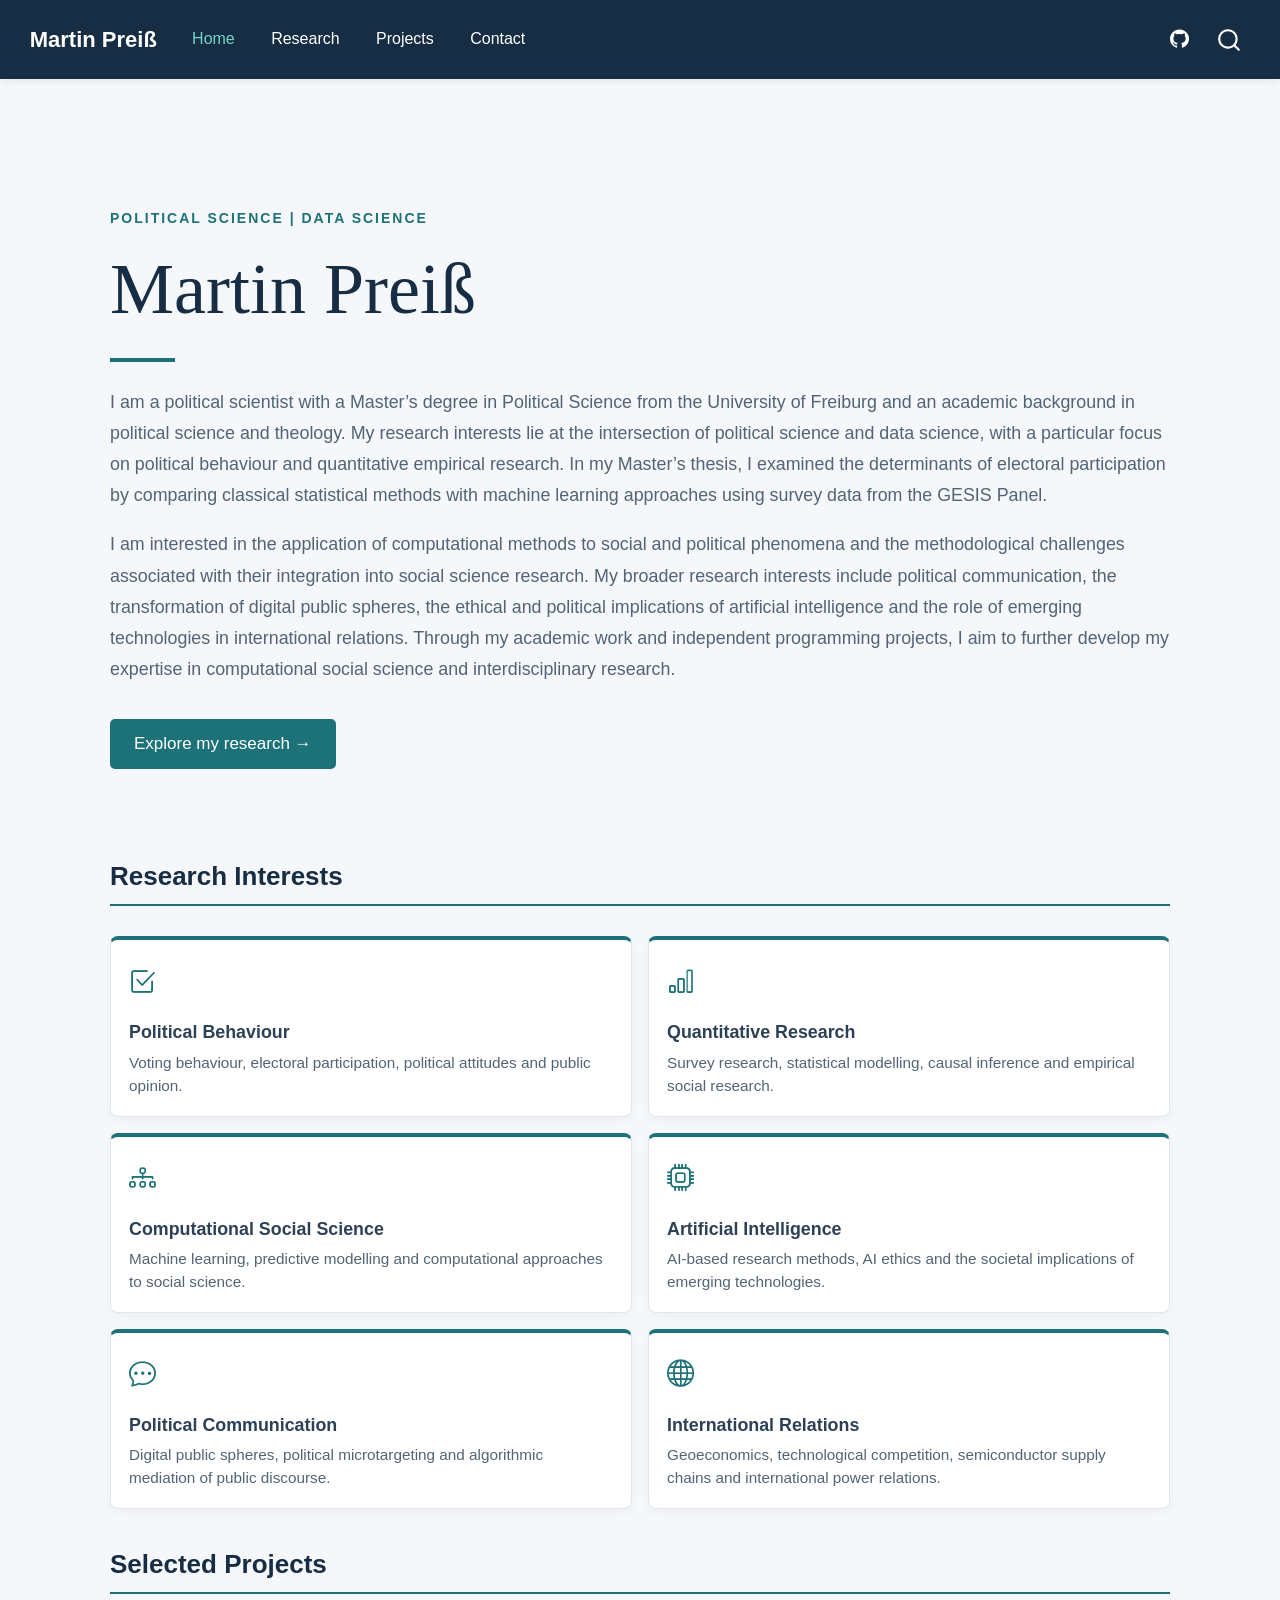
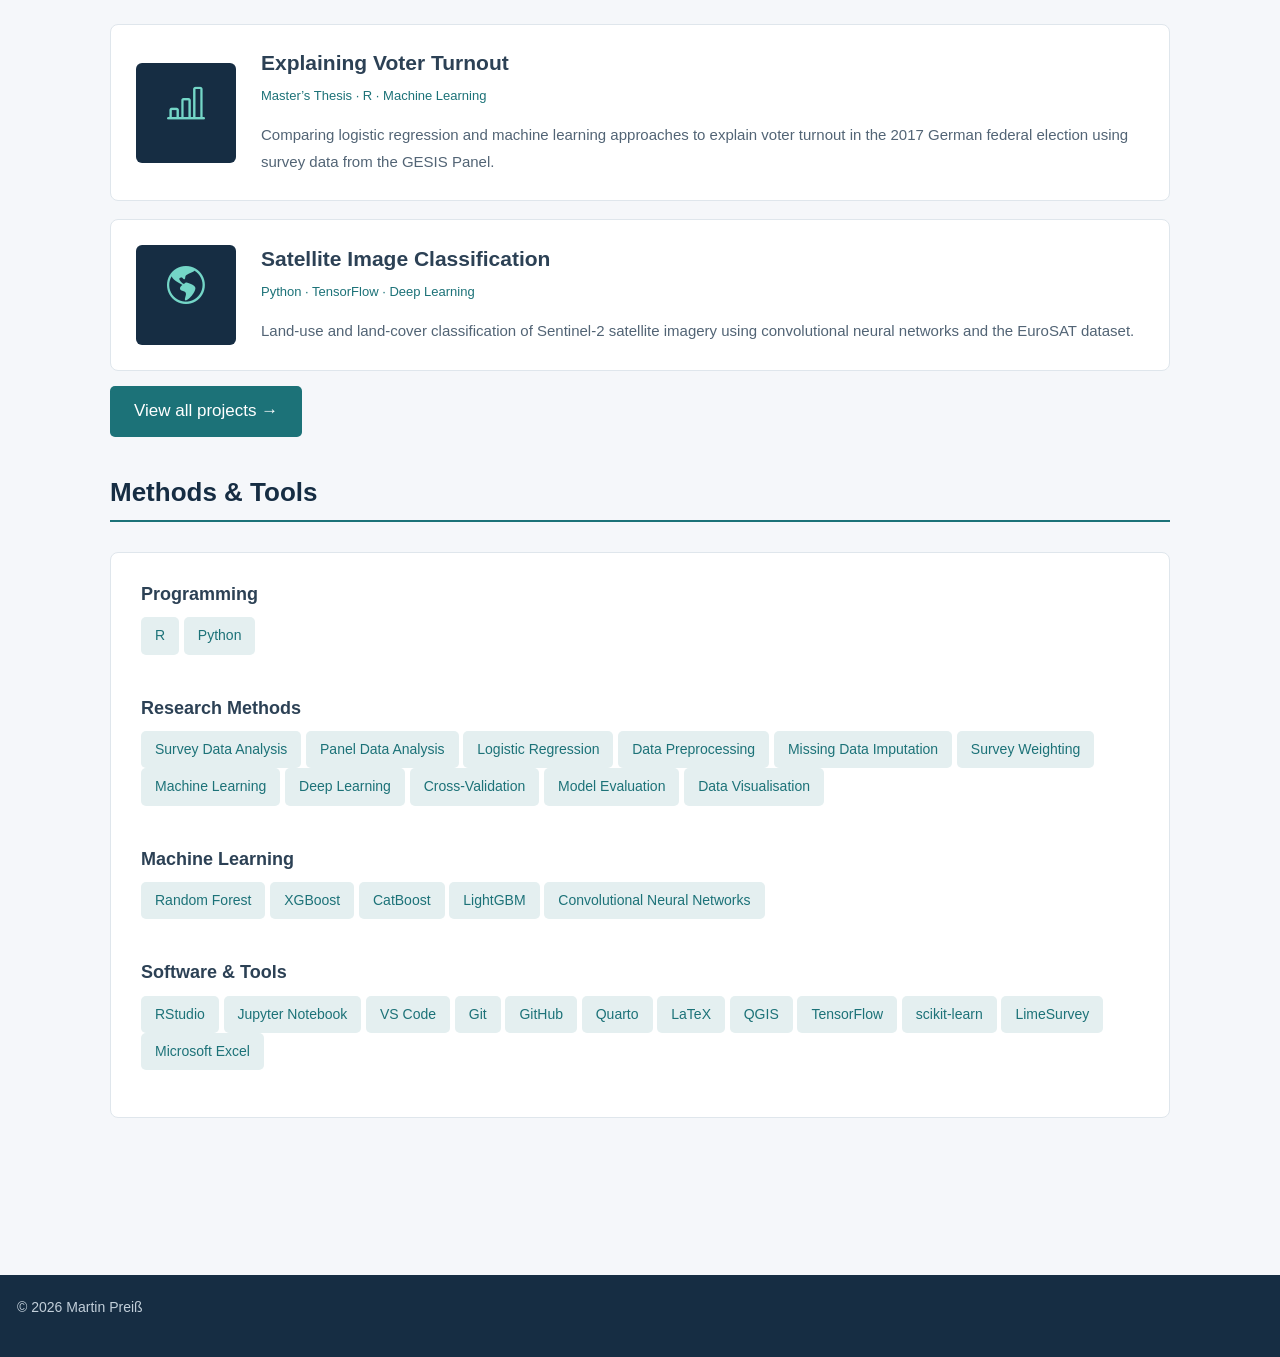
<file: docs/index.html>
<!DOCTYPE html>
<html xmlns="http://www.w3.org/1999/xhtml" lang="en" xml:lang="en"><head>

<meta charset="utf-8">
<meta name="generator" content="quarto-1.10.19">

<meta name="viewport" content="width=device-width, initial-scale=1.0, user-scalable=yes">


<title>Martin Preiß</title>
<style>
/* Default styles provided by pandoc.
** See https://pandoc.org/MANUAL.html#variables-for-html for config info.
*/
span.smallcaps{font-variant: small-caps;}
div.columns{display: flex; gap: 1.5em;}
div.column{flex: auto;}
@media screen {
div.columns{gap: min(4vw, 1.5em);}
div.column{overflow-x: auto;}
}
div.hanging-indent{margin-left: 1.5em; text-indent: -1.5em;}
ul.task-list{list-style: none;}
ul.task-list li input[type="checkbox"] {
  width: 0.8em;
  margin: 0 0.8em 0.2em -1em; /* quarto-specific, see https://github.com/quarto-dev/quarto-cli/issues/4556 */ 
  vertical-align: middle;
}
</style>


<script src="site_libs/quarto-nav/quarto-nav.js"></script>
<script src="site_libs/quarto-nav/headroom.min.js"></script>
<script src="site_libs/clipboard/clipboard.min.js"></script>
<script src="site_libs/quarto-search/autocomplete.umd.js"></script>
<script src="site_libs/quarto-search/fuse.min.js"></script>
<script src="site_libs/quarto-search/quarto-search.js"></script>
<meta name="quarto:offset" content="./">
<script src="site_libs/quarto-html/quarto.js" type="module"></script>
<script src="site_libs/quarto-html/tabsets/tabsets.js" type="module"></script>
<script src="site_libs/quarto-html/popper.min.js"></script>
<script src="site_libs/quarto-html/tippy.umd.min.js"></script>
<script src="site_libs/quarto-html/anchor.min.js"></script>
<link href="site_libs/quarto-html/tippy.css" rel="stylesheet">
<link href="site_libs/quarto-html/quarto-syntax-highlighting-bf27225e3a48a9273f3daa8f8e829971.css" rel="stylesheet" id="quarto-text-highlighting-styles">
<script src="site_libs/bootstrap/bootstrap.min.js"></script>
<link href="site_libs/bootstrap/bootstrap-icons.css" rel="stylesheet">
<link href="site_libs/bootstrap/bootstrap-7bc10183a92ada6fd2bdff773df45498.min.css" rel="stylesheet" append-hash="true" id="quarto-bootstrap" data-mode="light">
<script id="quarto-search-options" type="application/json">{
  "location": "navbar",
  "copy-button": false,
  "collapse-after": 3,
  "panel-placement": "end",
  "type": "overlay",
  "limit": 50,
  "keyboard-shortcut": [
    "f",
    "/",
    "s"
  ],
  "show-item-context": false,
  "language": {
    "search-no-results-text": "No results",
    "search-matching-documents-text": "matching documents",
    "search-copy-link-title": "Copy link to search",
    "search-hide-matches-text": "Hide additional matches",
    "search-more-match-text": "more match in this document",
    "search-more-matches-text": "more matches in this document",
    "search-clear-button-title": "Clear",
    "search-text-placeholder": "",
    "search-detached-cancel-button-title": "Cancel",
    "search-submit-button-title": "Submit",
    "search-label": "Search"
  }
}</script>


<link rel="stylesheet" href="styles.css">
</head>

<body class="nav-fixed quarto-light">

<div id="quarto-search-results"></div>
  <header id="quarto-header" class="headroom fixed-top">
    <nav class="navbar navbar-expand-lg " data-bs-theme="dark">
      <div class="navbar-container container-fluid">
      <div class="navbar-brand-container mx-auto">
    <a class="navbar-brand" href="./index.html">
    <span class="navbar-title">Martin Preiß</span>
    </a>
  </div>
            <div id="quarto-search" class="" title="Search"></div>
          <button class="navbar-toggler" type="button" data-bs-toggle="collapse" data-bs-target="#navbarCollapse" aria-controls="navbarCollapse" role="menu" aria-expanded="false" aria-label="Toggle navigation" onclick="if (window.quartoToggleHeadroom) { window.quartoToggleHeadroom(); }">
  <span class="navbar-toggler-icon"></span>
</button>
          <div class="collapse navbar-collapse" id="navbarCollapse">
            <ul class="navbar-nav navbar-nav-scroll me-auto">
  <li class="nav-item">
    <a class="nav-link active" href="./index.html" aria-current="page"> 
<span class="menu-text">Home</span></a>
  </li>  
  <li class="nav-item">
    <a class="nav-link" href="./research.html"> 
<span class="menu-text">Research</span></a>
  </li>  
  <li class="nav-item">
    <a class="nav-link" href="./projects.html"> 
<span class="menu-text">Projects</span></a>
  </li>  
  <li class="nav-item">
    <a class="nav-link" href="./contact.html"> 
<span class="menu-text">Contact</span></a>
  </li>  
</ul>
            <ul class="navbar-nav navbar-nav-scroll ms-auto">
  <li class="nav-item compact">
    <a class="nav-link" href="https://github.com/preiss-martin"> <i class="bi bi-github" role="img">
</i> 
<span class="menu-text"></span></a>
  </li>  
</ul>
          </div> <!-- /navcollapse -->
            <div class="quarto-navbar-tools">
</div>
      </div> <!-- /container-fluid -->
    </nav>
</header>
<!-- content -->
<div id="quarto-content" class="quarto-container page-columns page-rows-contents page-layout-full page-navbar">
<!-- sidebar -->
<!-- margin-sidebar -->
    
<!-- main -->
<main class="content column-page" id="quarto-document-content"><header id="title-block-header" class="quarto-title-block"></header>




<div class="homepage">
<div class="hero">
<div class="hero-text">
<div class="eyebrow">
Political Science | Data Science
</div>
<h1>
Martin Preiß
</h1>
<div class="accent-line">

</div>
<p class="intro">
I am a political scientist with a Master’s degree in Political Science from the University of Freiburg and an academic background in political science and theology. My research interests lie at the intersection of political science and data science, with a particular focus on political behaviour and quantitative empirical research. In my Master’s thesis, I examined the determinants of electoral participation by comparing classical statistical methods with machine learning approaches using survey data from the GESIS Panel.
</p>
<p class="intro">
I am interested in the application of computational methods to social and political phenomena and the methodological challenges associated with their integration into social science research. My broader research interests include political communication, the transformation of digital public spheres, the ethical and political implications of artificial intelligence and the role of emerging technologies in international relations. Through my academic work and independent programming projects, I aim to further develop my expertise in computational social science and interdisciplinary research.
</p>
<p><a class="profile-button" href="research.html">Explore my research →</a></p>
</div>
</div>
<h2 class="anchored">
Research Interests
</h2>
<div class="research-grid">
<div class="research-card">
<i class="bi bi-check2-square research-icon"></i>
<h3 class="anchored">
Political Behaviour
</h3>
<p>
Voting behaviour, electoral participation, political attitudes and public opinion.
</p>
</div>
<div class="research-card">
<i class="bi bi-bar-chart research-icon"></i>
<h3 class="anchored">
Quantitative Research
</h3>
<p>
Survey research, statistical modelling, causal inference and empirical social research.
</p>
</div>
<div class="research-card">
<i class="bi bi-diagram-3 research-icon"></i>
<h3 class="anchored">
Computational Social Science
</h3>
<p>
Machine learning, predictive modelling and computational approaches to social science.
</p>
</div>
<div class="research-card">
<i class="bi bi-cpu research-icon"></i>
<h3 class="anchored">
Artificial Intelligence
</h3>
<p>
AI-based research methods, AI ethics and the societal implications of emerging technologies.
</p>
</div>
<div class="research-card">
<i class="bi bi-chat-dots research-icon"></i>
<h3 class="anchored">
Political Communication
</h3>
<p>
Digital public spheres, political microtargeting and algorithmic mediation of public discourse.
</p>
</div>
<div class="research-card">
<i class="bi bi-globe research-icon"></i>
<h3 class="anchored">
International Relations
</h3>
<p>
Geoeconomics, technological competition, semiconductor supply chains and international power relations.
</p>
</div>
</div>
<h2 class="anchored">
Selected Projects
</h2>
<div class="project-list">
<div class="project-card">
<div class="project-icon">
<p><i class="bi bi-bar-chart-line"></i></p>
</div>
<div class="project-description">
<h3 class="anchored">
Explaining Voter Turnout
</h3>
<span class="project-meta">Master’s Thesis · R · Machine Learning</span>
<p>
Comparing logistic regression and machine learning approaches to explain voter turnout in the 2017 German federal election using survey data from the GESIS Panel.
</p>
</div>
</div>
<div class="project-card">
<div class="project-icon">
<p><i class="bi bi-globe-americas"></i></p>
</div>
<div class="project-description">
<h3 class="anchored">
Satellite Image Classification
</h3>
<span class="project-meta">Python · TensorFlow · Deep Learning</span>
<p>
Land-use and land-cover classification of Sentinel-2 satellite imagery using convolutional neural networks and the EuroSAT dataset.
</p>
</div>
</div>
</div>
<p><a class="profile-button" href="projects.html">View all projects →</a></p>
<h2 class="anchored">
Methods &amp; Tools
</h2>
<div class="skills-section">
<h3 class="anchored">
Programming
</h3>
<div class="skills-list">
<p><span class="skill-tag">R</span> <span class="skill-tag">Python</span></p>
</div>
<h3 class="anchored">
Research Methods
</h3>
<div class="skills-list">
<p><span class="skill-tag">Survey Data Analysis</span> <span class="skill-tag">Panel Data Analysis</span> <span class="skill-tag">Logistic Regression</span> <span class="skill-tag">Data Preprocessing</span> <span class="skill-tag">Missing Data Imputation</span> <span class="skill-tag">Survey Weighting</span> <span class="skill-tag">Machine Learning</span> <span class="skill-tag">Deep Learning</span> <span class="skill-tag">Cross-Validation</span> <span class="skill-tag">Model Evaluation</span> <span class="skill-tag">Data Visualisation</span></p>
</div>
<h3 class="anchored">
Machine Learning
</h3>
<div class="skills-list">
<p><span class="skill-tag">Random Forest</span> <span class="skill-tag">XGBoost</span> <span class="skill-tag">CatBoost</span> <span class="skill-tag">LightGBM</span> <span class="skill-tag">Convolutional Neural Networks</span></p>
</div>
<h3 class="anchored">
Software &amp; Tools
</h3>
<div class="skills-list">
<p><span class="skill-tag">RStudio</span> <span class="skill-tag">Jupyter Notebook</span> <span class="skill-tag">VS Code</span> <span class="skill-tag">Git</span> <span class="skill-tag">GitHub</span> <span class="skill-tag">Quarto</span> <span class="skill-tag">LaTeX</span> <span class="skill-tag">QGIS</span> <span class="skill-tag">TensorFlow</span> <span class="skill-tag">scikit-learn</span> <span class="skill-tag">LimeSurvey</span> <span class="skill-tag">Microsoft Excel</span></p>
</div>
</div>
</div>



</main> <!-- /main -->
<script id="quarto-html-after-body" type="application/javascript">
  window.document.addEventListener("DOMContentLoaded", function (event) {
    const icon = "";
    const anchorJS = new window.AnchorJS();
    anchorJS.options = {
      placement: 'right',
      icon: icon
    };
    anchorJS.add('.anchored');
    const isCodeAnnotation = (el) => {
      for (const clz of el.classList) {
        if (clz.startsWith('code-annotation-')) {                     
          return true;
        }
      }
      return false;
    }
    const onCopySuccess = function(e) {
      // button target
      const button = e.trigger;
      // don't keep focus
      button.blur();
      // flash "checked"
      button.classList.add('code-copy-button-checked');
      var currentTitle = button.getAttribute("title");
      button.setAttribute("title", "Copied!");
      let tooltip;
      if (window.bootstrap) {
        button.setAttribute("data-bs-toggle", "tooltip");
        button.setAttribute("data-bs-placement", "left");
        button.setAttribute("data-bs-title", "Copied!");
        tooltip = new bootstrap.Tooltip(button, 
          { trigger: "manual", 
            customClass: "code-copy-button-tooltip",
            offset: [0, -8]});
        tooltip.show();    
      }
      setTimeout(function() {
        if (tooltip) {
          tooltip.hide();
          button.removeAttribute("data-bs-title");
          button.removeAttribute("data-bs-toggle");
          button.removeAttribute("data-bs-placement");
        }
        button.setAttribute("title", currentTitle);
        button.classList.remove('code-copy-button-checked');
      }, 1000);
      // clear code selection
      e.clearSelection();
    }
    const getTextToCopy = function(trigger) {
      const outerScaffold = trigger.parentElement.cloneNode(true);
      const codeEl = outerScaffold.querySelector('code');
      for (const childEl of codeEl.children) {
        if (isCodeAnnotation(childEl)) {
          childEl.remove();
        }
      }
      return codeEl.innerText;
    }
    const clipboard = new window.ClipboardJS('.code-copy-button:not([data-in-quarto-modal])', {
      text: getTextToCopy
    });
    clipboard.on('success', onCopySuccess);
    if (window.document.getElementById('quarto-embedded-source-code-modal')) {
      const clipboardModal = new window.ClipboardJS('.code-copy-button[data-in-quarto-modal]', {
        text: getTextToCopy,
        container: window.document.getElementById('quarto-embedded-source-code-modal')
      });
      clipboardModal.on('success', onCopySuccess);
    }
      var localhostRegex = new RegExp(/^(?:http|https):\/\/localhost\:?[0-9]*\//);
      var mailtoRegex = new RegExp(/^mailto:/);
        var filterRegex = new RegExp("https:\/\/preiss-martin\.github\.io");
      var isInternal = (href) => {
          return filterRegex.test(href) || localhostRegex.test(href) || mailtoRegex.test(href);
      }
      // Inspect non-navigation links and adorn them if external
     var links = window.document.querySelectorAll('a[href]:not(.nav-link):not(.navbar-brand):not(.toc-action):not(.sidebar-link):not(.sidebar-item-toggle):not(.pagination-link):not(.no-external):not([aria-hidden]):not(.dropdown-item):not(.quarto-navigation-tool):not(.about-link)');
      for (var i=0; i<links.length; i++) {
        const link = links[i];
        if (!isInternal(link.href)) {
          // undo the damage that might have been done by quarto-nav.js in the case of
          // links that we want to consider external
          if (link.dataset.originalHref !== undefined) {
            link.href = link.dataset.originalHref;
          }
        }
      }
    function tippyHover(el, contentFn, onTriggerFn, onUntriggerFn) {
      const config = {
        allowHTML: true,
        maxWidth: 500,
        delay: 100,
        arrow: false,
        appendTo: function(el) {
            return el.parentElement;
        },
        interactive: true,
        interactiveBorder: 10,
        theme: 'quarto',
        placement: 'bottom-start',
      };
      if (contentFn) {
        config.content = contentFn;
      }
      if (onTriggerFn) {
        config.onTrigger = onTriggerFn;
      }
      if (onUntriggerFn) {
        config.onUntrigger = onUntriggerFn;
      }
      window.tippy(el, config); 
    }
    const noterefs = window.document.querySelectorAll('a[role="doc-noteref"]');
    for (var i=0; i<noterefs.length; i++) {
      const ref = noterefs[i];
      tippyHover(ref, function() {
        // use id or data attribute instead here
        let href = ref.getAttribute('data-footnote-href') || ref.getAttribute('href');
        try { href = new URL(href).hash; } catch {}
        const id = href.replace(/^#\/?/, "");
        const note = window.document.getElementById(id);
        if (note) {
          return note.innerHTML;
        } else {
          return "";
        }
      });
    }
    const xrefs = window.document.querySelectorAll('a.quarto-xref');
    const processXRef = (id, note) => {
      // Strip column container classes
      const stripColumnClz = (el) => {
        el.classList.remove("page-full", "page-columns");
        if (el.children) {
          for (const child of el.children) {
            stripColumnClz(child);
          }
        }
      }
      stripColumnClz(note)
      if (id === null || id.startsWith('sec-')) {
        // Special case sections, only their first couple elements
        const container = document.createElement("div");
        if (note.children && note.children.length > 2) {
          container.appendChild(note.children[0].cloneNode(true));
          for (let i = 1; i < note.children.length; i++) {
            const child = note.children[i];
            if (child.tagName === "P" && child.innerText === "") {
              continue;
            } else {
              container.appendChild(child.cloneNode(true));
              break;
            }
          }
          if (window.Quarto?.typesetMath) {
            window.Quarto.typesetMath(container);
          }
          return container.innerHTML
        } else {
          if (window.Quarto?.typesetMath) {
            window.Quarto.typesetMath(note);
          }
          return note.innerHTML;
        }
      } else {
        // Remove any anchor links if they are present
        const anchorLink = note.querySelector('a.anchorjs-link');
        if (anchorLink) {
          anchorLink.remove();
        }
        if (window.Quarto?.typesetMath) {
          window.Quarto.typesetMath(note);
        }
        if (note.classList.contains("callout")) {
          return note.outerHTML;
        } else {
          return note.innerHTML;
        }
      }
    }
    for (var i=0; i<xrefs.length; i++) {
      const xref = xrefs[i];
      tippyHover(xref, undefined, function(instance) {
        instance.disable();
        let url = xref.getAttribute('href');
        let hash = undefined; 
        if (url.startsWith('#')) {
          hash = url;
        } else {
          try { hash = new URL(url).hash; } catch {}
        }
        if (hash) {
          const id = hash.replace(/^#\/?/, "");
          const note = window.document.getElementById(id);
          if (note !== null) {
            try {
              const html = processXRef(id, note.cloneNode(true));
              instance.setContent(html);
            } finally {
              instance.enable();
              instance.show();
            }
          } else {
            // See if we can fetch this
            fetch(url.split('#')[0])
            .then(res => res.text())
            .then(html => {
              const parser = new DOMParser();
              const htmlDoc = parser.parseFromString(html, "text/html");
              const note = htmlDoc.getElementById(id);
              if (note !== null) {
                const html = processXRef(id, note);
                instance.setContent(html);
              } 
            }).finally(() => {
              instance.enable();
              instance.show();
            });
          }
        } else {
          // See if we can fetch a full url (with no hash to target)
          // This is a special case and we should probably do some content thinning / targeting
          fetch(url)
          .then(res => res.text())
          .then(html => {
            const parser = new DOMParser();
            const htmlDoc = parser.parseFromString(html, "text/html");
            const note = htmlDoc.querySelector('main.content');
            if (note !== null) {
              // This should only happen for chapter cross references
              // (since there is no id in the URL)
              // remove the first header
              if (note.children.length > 0 && note.children[0].tagName === "HEADER") {
                note.children[0].remove();
              }
              const html = processXRef(null, note);
              instance.setContent(html);
            } 
          }).finally(() => {
            instance.enable();
            instance.show();
          });
        }
      }, function(instance) {
      });
    }
        let selectedAnnoteEl;
        const selectorForAnnotation = ( cell, annotation) => {
          let cellAttr = 'data-code-cell="' + cell + '"';
          let lineAttr = 'data-code-annotation="' +  annotation + '"';
          const selector = 'span[' + cellAttr + '][' + lineAttr + ']';
          return selector;
        }
        const selectCodeLines = (annoteEl) => {
          const doc = window.document;
          const targetCell = annoteEl.getAttribute("data-target-cell");
          const targetAnnotation = annoteEl.getAttribute("data-target-annotation");
          const annoteSpan = window.document.querySelector(selectorForAnnotation(targetCell, targetAnnotation));
          const lines = annoteSpan.getAttribute("data-code-lines").split(",");
          const lineIds = lines.map((line) => {
            return targetCell + "-" + line;
          })
          let top = null;
          let height = null;
          let parent = null;
          if (lineIds.length > 0) {
              //compute the position of the single el (top and bottom and make a div)
              const el = window.document.getElementById(lineIds[0]);
              top = el.offsetTop;
              height = el.offsetHeight;
              parent = el.parentElement.parentElement;
            if (lineIds.length > 1) {
              const lastEl = window.document.getElementById(lineIds[lineIds.length - 1]);
              const bottom = lastEl.offsetTop + lastEl.offsetHeight;
              height = bottom - top;
            }
            if (top !== null && height !== null && parent !== null) {
              // cook up a div (if necessary) and position it 
              let div = window.document.getElementById("code-annotation-line-highlight");
              if (div === null) {
                div = window.document.createElement("div");
                div.setAttribute("id", "code-annotation-line-highlight");
                div.style.position = 'absolute';
                parent.appendChild(div);
              }
              div.style.top = top - 2 + "px";
              div.style.height = height + 4 + "px";
              div.style.left = 0;
              let gutterDiv = window.document.getElementById("code-annotation-line-highlight-gutter");
              if (gutterDiv === null) {
                gutterDiv = window.document.createElement("div");
                gutterDiv.setAttribute("id", "code-annotation-line-highlight-gutter");
                gutterDiv.style.position = 'absolute';
                const codeCell = window.document.getElementById(targetCell);
                const gutter = codeCell.querySelector('.code-annotation-gutter');
                gutter.appendChild(gutterDiv);
              }
              gutterDiv.style.top = top - 2 + "px";
              gutterDiv.style.height = height + 4 + "px";
            }
            selectedAnnoteEl = annoteEl;
          }
        };
        const unselectCodeLines = () => {
          const elementsIds = ["code-annotation-line-highlight", "code-annotation-line-highlight-gutter"];
          elementsIds.forEach((elId) => {
            const div = window.document.getElementById(elId);
            if (div) {
              div.remove();
            }
          });
          selectedAnnoteEl = undefined;
        };
          // Handle positioning of the toggle
      window.addEventListener(
        "resize",
        throttle(() => {
          elRect = undefined;
          if (selectedAnnoteEl) {
            selectCodeLines(selectedAnnoteEl);
          }
        }, 10)
      );
      function throttle(fn, ms) {
      let throttle = false;
      let timer;
        return (...args) => {
          if(!throttle) { // first call gets through
              fn.apply(this, args);
              throttle = true;
          } else { // all the others get throttled
              if(timer) clearTimeout(timer); // cancel #2
              timer = setTimeout(() => {
                fn.apply(this, args);
                timer = throttle = false;
              }, ms);
          }
        };
      }
        // Attach click handler to the DT
        const annoteDls = window.document.querySelectorAll('dt[data-target-cell]');
        for (const annoteDlNode of annoteDls) {
          annoteDlNode.addEventListener('click', (event) => {
            const clickedEl = event.target;
            if (clickedEl !== selectedAnnoteEl) {
              unselectCodeLines();
              const activeEl = window.document.querySelector('dt[data-target-cell].code-annotation-active');
              if (activeEl) {
                activeEl.classList.remove('code-annotation-active');
              }
              selectCodeLines(clickedEl);
              clickedEl.classList.add('code-annotation-active');
            } else {
              // Unselect the line
              unselectCodeLines();
              clickedEl.classList.remove('code-annotation-active');
            }
          });
        }
    const findCites = (el) => {
      const parentEl = el.parentElement;
      if (parentEl) {
        const cites = parentEl.dataset.cites;
        if (cites) {
          return {
            el,
            cites: cites.split(' ')
          };
        } else {
          return findCites(el.parentElement)
        }
      } else {
        return undefined;
      }
    };
    var bibliorefs = window.document.querySelectorAll('a[role="doc-biblioref"]');
    for (var i=0; i<bibliorefs.length; i++) {
      const ref = bibliorefs[i];
      const citeInfo = findCites(ref);
      if (citeInfo) {
        tippyHover(citeInfo.el, function() {
          var popup = window.document.createElement('div');
          citeInfo.cites.forEach(function(cite) {
            var citeDiv = window.document.createElement('div');
            citeDiv.classList.add('hanging-indent');
            citeDiv.classList.add('csl-entry');
            var biblioDiv = window.document.getElementById('ref-' + cite);
            if (biblioDiv) {
              citeDiv.innerHTML = biblioDiv.innerHTML;
            }
            popup.appendChild(citeDiv);
          });
          return popup.innerHTML;
        });
      }
    }
  });
  </script>
</div> <!-- /content -->
<footer class="footer">
  <div class="nav-footer">
    <div class="nav-footer-left">
<p>© 2026 Martin Preiß</p>
</div>   
    <div class="nav-footer-center">
      &nbsp;
    </div>
    <div class="nav-footer-right">
      &nbsp;
    </div>
  </div>
</footer>




</body></html>
</file>
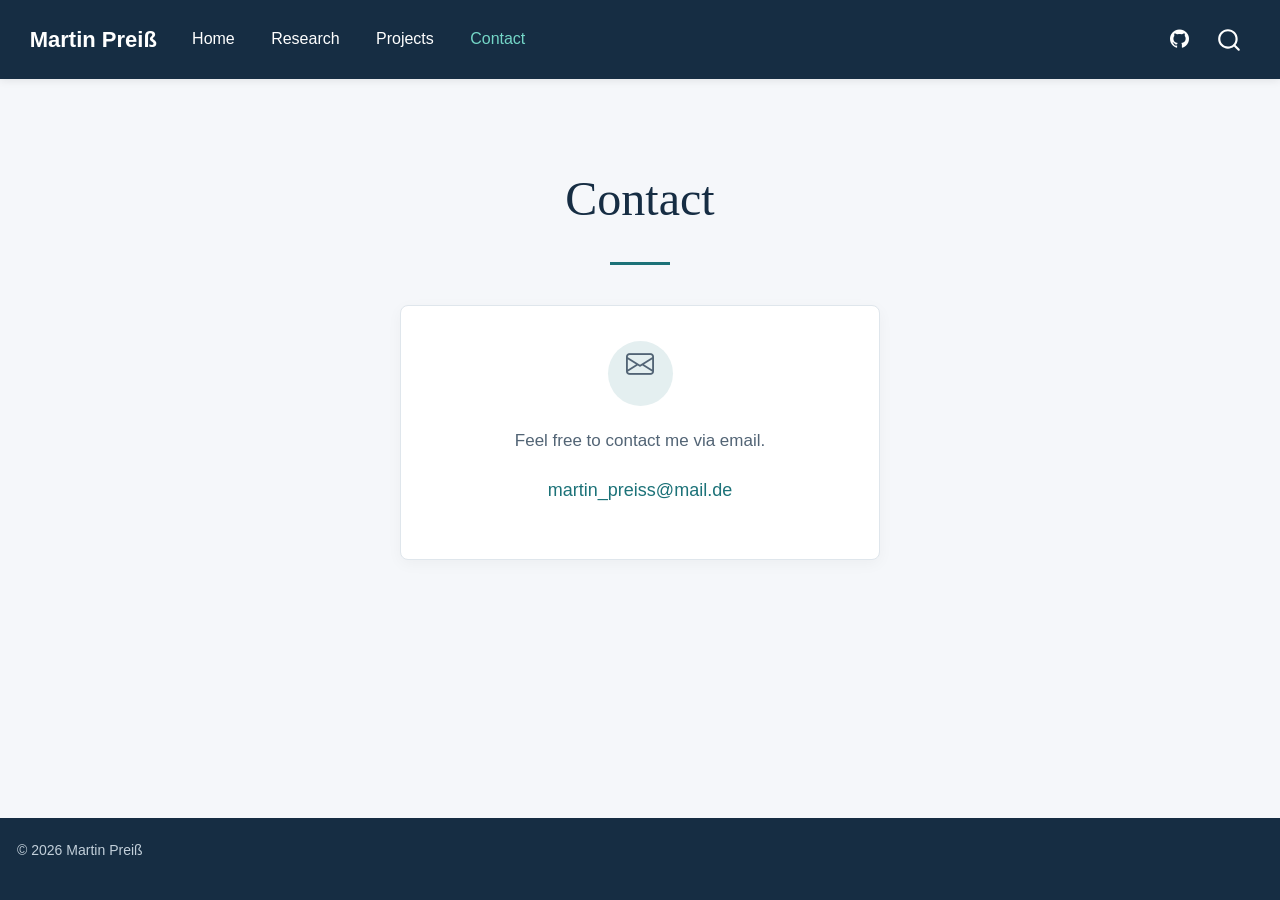
<file: docs/contact.html>
<!DOCTYPE html>
<html xmlns="http://www.w3.org/1999/xhtml" lang="en" xml:lang="en"><head>

<meta charset="utf-8">
<meta name="generator" content="quarto-1.10.19">

<meta name="viewport" content="width=device-width, initial-scale=1.0, user-scalable=yes">


<title>Contact – Martin Preiß</title>
<style>
/* Default styles provided by pandoc.
** See https://pandoc.org/MANUAL.html#variables-for-html for config info.
*/
span.smallcaps{font-variant: small-caps;}
div.columns{display: flex; gap: 1.5em;}
div.column{flex: auto;}
@media screen {
div.columns{gap: min(4vw, 1.5em);}
div.column{overflow-x: auto;}
}
div.hanging-indent{margin-left: 1.5em; text-indent: -1.5em;}
ul.task-list{list-style: none;}
ul.task-list li input[type="checkbox"] {
  width: 0.8em;
  margin: 0 0.8em 0.2em -1em; /* quarto-specific, see https://github.com/quarto-dev/quarto-cli/issues/4556 */ 
  vertical-align: middle;
}
</style>


<script src="site_libs/quarto-nav/quarto-nav.js"></script>
<script src="site_libs/quarto-nav/headroom.min.js"></script>
<script src="site_libs/clipboard/clipboard.min.js"></script>
<script src="site_libs/quarto-search/autocomplete.umd.js"></script>
<script src="site_libs/quarto-search/fuse.min.js"></script>
<script src="site_libs/quarto-search/quarto-search.js"></script>
<meta name="quarto:offset" content="./">
<script src="site_libs/quarto-html/quarto.js" type="module"></script>
<script src="site_libs/quarto-html/tabsets/tabsets.js" type="module"></script>
<script src="site_libs/quarto-html/popper.min.js"></script>
<script src="site_libs/quarto-html/tippy.umd.min.js"></script>
<script src="site_libs/quarto-html/anchor.min.js"></script>
<link href="site_libs/quarto-html/tippy.css" rel="stylesheet">
<link href="site_libs/quarto-html/quarto-syntax-highlighting-bf27225e3a48a9273f3daa8f8e829971.css" rel="stylesheet" id="quarto-text-highlighting-styles">
<script src="site_libs/bootstrap/bootstrap.min.js"></script>
<link href="site_libs/bootstrap/bootstrap-icons.css" rel="stylesheet">
<link href="site_libs/bootstrap/bootstrap-7bc10183a92ada6fd2bdff773df45498.min.css" rel="stylesheet" append-hash="true" id="quarto-bootstrap" data-mode="light">
<script id="quarto-search-options" type="application/json">{
  "location": "navbar",
  "copy-button": false,
  "collapse-after": 3,
  "panel-placement": "end",
  "type": "overlay",
  "limit": 50,
  "keyboard-shortcut": [
    "f",
    "/",
    "s"
  ],
  "show-item-context": false,
  "language": {
    "search-no-results-text": "No results",
    "search-matching-documents-text": "matching documents",
    "search-copy-link-title": "Copy link to search",
    "search-hide-matches-text": "Hide additional matches",
    "search-more-match-text": "more match in this document",
    "search-more-matches-text": "more matches in this document",
    "search-clear-button-title": "Clear",
    "search-text-placeholder": "",
    "search-detached-cancel-button-title": "Cancel",
    "search-submit-button-title": "Submit",
    "search-label": "Search"
  }
}</script>


<link rel="stylesheet" href="styles.css">
</head>

<body class="nav-fixed quarto-light">

<div id="quarto-search-results"></div>
  <header id="quarto-header" class="headroom fixed-top">
    <nav class="navbar navbar-expand-lg " data-bs-theme="dark">
      <div class="navbar-container container-fluid">
      <div class="navbar-brand-container mx-auto">
    <a class="navbar-brand" href="./index.html">
    <span class="navbar-title">Martin Preiß</span>
    </a>
  </div>
            <div id="quarto-search" class="" title="Search"></div>
          <button class="navbar-toggler" type="button" data-bs-toggle="collapse" data-bs-target="#navbarCollapse" aria-controls="navbarCollapse" role="menu" aria-expanded="false" aria-label="Toggle navigation" onclick="if (window.quartoToggleHeadroom) { window.quartoToggleHeadroom(); }">
  <span class="navbar-toggler-icon"></span>
</button>
          <div class="collapse navbar-collapse" id="navbarCollapse">
            <ul class="navbar-nav navbar-nav-scroll me-auto">
  <li class="nav-item">
    <a class="nav-link" href="./index.html"> 
<span class="menu-text">Home</span></a>
  </li>  
  <li class="nav-item">
    <a class="nav-link" href="./research.html"> 
<span class="menu-text">Research</span></a>
  </li>  
  <li class="nav-item">
    <a class="nav-link" href="./projects.html"> 
<span class="menu-text">Projects</span></a>
  </li>  
  <li class="nav-item">
    <a class="nav-link active" href="./contact.html" aria-current="page"> 
<span class="menu-text">Contact</span></a>
  </li>  
</ul>
            <ul class="navbar-nav navbar-nav-scroll ms-auto">
  <li class="nav-item compact">
    <a class="nav-link" href="https://github.com/preiss-martin"> <i class="bi bi-github" role="img">
</i> 
<span class="menu-text"></span></a>
  </li>  
</ul>
          </div> <!-- /navcollapse -->
            <div class="quarto-navbar-tools">
</div>
      </div> <!-- /container-fluid -->
    </nav>
</header>
<!-- content -->
<div id="quarto-content" class="quarto-container page-columns page-rows-contents page-layout-full page-navbar">
<!-- sidebar -->
<!-- margin-sidebar -->
    
<!-- main -->
<main class="content column-page" id="quarto-document-content"><header id="title-block-header" class="quarto-title-block"></header>




<div class="contact-page">
<div class="contact-title">
Contact
</div>
<div class="contact-line">

</div>
<div class="contact-card">
<div class="contact-icon">
<p><i class="bi bi-envelope"></i></p>
</div>
<p>
Feel free to contact me via email.
</p>
<p><a class="contact-email" href="mailto:martin_preiss@mail.de"> martin_preiss@mail.de </a></p>
</div>
</div>



</main> <!-- /main -->
<script id="quarto-html-after-body" type="application/javascript">
  window.document.addEventListener("DOMContentLoaded", function (event) {
    const icon = "";
    const anchorJS = new window.AnchorJS();
    anchorJS.options = {
      placement: 'right',
      icon: icon
    };
    anchorJS.add('.anchored');
    const isCodeAnnotation = (el) => {
      for (const clz of el.classList) {
        if (clz.startsWith('code-annotation-')) {                     
          return true;
        }
      }
      return false;
    }
    const onCopySuccess = function(e) {
      // button target
      const button = e.trigger;
      // don't keep focus
      button.blur();
      // flash "checked"
      button.classList.add('code-copy-button-checked');
      var currentTitle = button.getAttribute("title");
      button.setAttribute("title", "Copied!");
      let tooltip;
      if (window.bootstrap) {
        button.setAttribute("data-bs-toggle", "tooltip");
        button.setAttribute("data-bs-placement", "left");
        button.setAttribute("data-bs-title", "Copied!");
        tooltip = new bootstrap.Tooltip(button, 
          { trigger: "manual", 
            customClass: "code-copy-button-tooltip",
            offset: [0, -8]});
        tooltip.show();    
      }
      setTimeout(function() {
        if (tooltip) {
          tooltip.hide();
          button.removeAttribute("data-bs-title");
          button.removeAttribute("data-bs-toggle");
          button.removeAttribute("data-bs-placement");
        }
        button.setAttribute("title", currentTitle);
        button.classList.remove('code-copy-button-checked');
      }, 1000);
      // clear code selection
      e.clearSelection();
    }
    const getTextToCopy = function(trigger) {
      const outerScaffold = trigger.parentElement.cloneNode(true);
      const codeEl = outerScaffold.querySelector('code');
      for (const childEl of codeEl.children) {
        if (isCodeAnnotation(childEl)) {
          childEl.remove();
        }
      }
      return codeEl.innerText;
    }
    const clipboard = new window.ClipboardJS('.code-copy-button:not([data-in-quarto-modal])', {
      text: getTextToCopy
    });
    clipboard.on('success', onCopySuccess);
    if (window.document.getElementById('quarto-embedded-source-code-modal')) {
      const clipboardModal = new window.ClipboardJS('.code-copy-button[data-in-quarto-modal]', {
        text: getTextToCopy,
        container: window.document.getElementById('quarto-embedded-source-code-modal')
      });
      clipboardModal.on('success', onCopySuccess);
    }
      var localhostRegex = new RegExp(/^(?:http|https):\/\/localhost\:?[0-9]*\//);
      var mailtoRegex = new RegExp(/^mailto:/);
        var filterRegex = new RegExp("https:\/\/preiss-martin\.github\.io");
      var isInternal = (href) => {
          return filterRegex.test(href) || localhostRegex.test(href) || mailtoRegex.test(href);
      }
      // Inspect non-navigation links and adorn them if external
     var links = window.document.querySelectorAll('a[href]:not(.nav-link):not(.navbar-brand):not(.toc-action):not(.sidebar-link):not(.sidebar-item-toggle):not(.pagination-link):not(.no-external):not([aria-hidden]):not(.dropdown-item):not(.quarto-navigation-tool):not(.about-link)');
      for (var i=0; i<links.length; i++) {
        const link = links[i];
        if (!isInternal(link.href)) {
          // undo the damage that might have been done by quarto-nav.js in the case of
          // links that we want to consider external
          if (link.dataset.originalHref !== undefined) {
            link.href = link.dataset.originalHref;
          }
        }
      }
    function tippyHover(el, contentFn, onTriggerFn, onUntriggerFn) {
      const config = {
        allowHTML: true,
        maxWidth: 500,
        delay: 100,
        arrow: false,
        appendTo: function(el) {
            return el.parentElement;
        },
        interactive: true,
        interactiveBorder: 10,
        theme: 'quarto',
        placement: 'bottom-start',
      };
      if (contentFn) {
        config.content = contentFn;
      }
      if (onTriggerFn) {
        config.onTrigger = onTriggerFn;
      }
      if (onUntriggerFn) {
        config.onUntrigger = onUntriggerFn;
      }
      window.tippy(el, config); 
    }
    const noterefs = window.document.querySelectorAll('a[role="doc-noteref"]');
    for (var i=0; i<noterefs.length; i++) {
      const ref = noterefs[i];
      tippyHover(ref, function() {
        // use id or data attribute instead here
        let href = ref.getAttribute('data-footnote-href') || ref.getAttribute('href');
        try { href = new URL(href).hash; } catch {}
        const id = href.replace(/^#\/?/, "");
        const note = window.document.getElementById(id);
        if (note) {
          return note.innerHTML;
        } else {
          return "";
        }
      });
    }
    const xrefs = window.document.querySelectorAll('a.quarto-xref');
    const processXRef = (id, note) => {
      // Strip column container classes
      const stripColumnClz = (el) => {
        el.classList.remove("page-full", "page-columns");
        if (el.children) {
          for (const child of el.children) {
            stripColumnClz(child);
          }
        }
      }
      stripColumnClz(note)
      if (id === null || id.startsWith('sec-')) {
        // Special case sections, only their first couple elements
        const container = document.createElement("div");
        if (note.children && note.children.length > 2) {
          container.appendChild(note.children[0].cloneNode(true));
          for (let i = 1; i < note.children.length; i++) {
            const child = note.children[i];
            if (child.tagName === "P" && child.innerText === "") {
              continue;
            } else {
              container.appendChild(child.cloneNode(true));
              break;
            }
          }
          if (window.Quarto?.typesetMath) {
            window.Quarto.typesetMath(container);
          }
          return container.innerHTML
        } else {
          if (window.Quarto?.typesetMath) {
            window.Quarto.typesetMath(note);
          }
          return note.innerHTML;
        }
      } else {
        // Remove any anchor links if they are present
        const anchorLink = note.querySelector('a.anchorjs-link');
        if (anchorLink) {
          anchorLink.remove();
        }
        if (window.Quarto?.typesetMath) {
          window.Quarto.typesetMath(note);
        }
        if (note.classList.contains("callout")) {
          return note.outerHTML;
        } else {
          return note.innerHTML;
        }
      }
    }
    for (var i=0; i<xrefs.length; i++) {
      const xref = xrefs[i];
      tippyHover(xref, undefined, function(instance) {
        instance.disable();
        let url = xref.getAttribute('href');
        let hash = undefined; 
        if (url.startsWith('#')) {
          hash = url;
        } else {
          try { hash = new URL(url).hash; } catch {}
        }
        if (hash) {
          const id = hash.replace(/^#\/?/, "");
          const note = window.document.getElementById(id);
          if (note !== null) {
            try {
              const html = processXRef(id, note.cloneNode(true));
              instance.setContent(html);
            } finally {
              instance.enable();
              instance.show();
            }
          } else {
            // See if we can fetch this
            fetch(url.split('#')[0])
            .then(res => res.text())
            .then(html => {
              const parser = new DOMParser();
              const htmlDoc = parser.parseFromString(html, "text/html");
              const note = htmlDoc.getElementById(id);
              if (note !== null) {
                const html = processXRef(id, note);
                instance.setContent(html);
              } 
            }).finally(() => {
              instance.enable();
              instance.show();
            });
          }
        } else {
          // See if we can fetch a full url (with no hash to target)
          // This is a special case and we should probably do some content thinning / targeting
          fetch(url)
          .then(res => res.text())
          .then(html => {
            const parser = new DOMParser();
            const htmlDoc = parser.parseFromString(html, "text/html");
            const note = htmlDoc.querySelector('main.content');
            if (note !== null) {
              // This should only happen for chapter cross references
              // (since there is no id in the URL)
              // remove the first header
              if (note.children.length > 0 && note.children[0].tagName === "HEADER") {
                note.children[0].remove();
              }
              const html = processXRef(null, note);
              instance.setContent(html);
            } 
          }).finally(() => {
            instance.enable();
            instance.show();
          });
        }
      }, function(instance) {
      });
    }
        let selectedAnnoteEl;
        const selectorForAnnotation = ( cell, annotation) => {
          let cellAttr = 'data-code-cell="' + cell + '"';
          let lineAttr = 'data-code-annotation="' +  annotation + '"';
          const selector = 'span[' + cellAttr + '][' + lineAttr + ']';
          return selector;
        }
        const selectCodeLines = (annoteEl) => {
          const doc = window.document;
          const targetCell = annoteEl.getAttribute("data-target-cell");
          const targetAnnotation = annoteEl.getAttribute("data-target-annotation");
          const annoteSpan = window.document.querySelector(selectorForAnnotation(targetCell, targetAnnotation));
          const lines = annoteSpan.getAttribute("data-code-lines").split(",");
          const lineIds = lines.map((line) => {
            return targetCell + "-" + line;
          })
          let top = null;
          let height = null;
          let parent = null;
          if (lineIds.length > 0) {
              //compute the position of the single el (top and bottom and make a div)
              const el = window.document.getElementById(lineIds[0]);
              top = el.offsetTop;
              height = el.offsetHeight;
              parent = el.parentElement.parentElement;
            if (lineIds.length > 1) {
              const lastEl = window.document.getElementById(lineIds[lineIds.length - 1]);
              const bottom = lastEl.offsetTop + lastEl.offsetHeight;
              height = bottom - top;
            }
            if (top !== null && height !== null && parent !== null) {
              // cook up a div (if necessary) and position it 
              let div = window.document.getElementById("code-annotation-line-highlight");
              if (div === null) {
                div = window.document.createElement("div");
                div.setAttribute("id", "code-annotation-line-highlight");
                div.style.position = 'absolute';
                parent.appendChild(div);
              }
              div.style.top = top - 2 + "px";
              div.style.height = height + 4 + "px";
              div.style.left = 0;
              let gutterDiv = window.document.getElementById("code-annotation-line-highlight-gutter");
              if (gutterDiv === null) {
                gutterDiv = window.document.createElement("div");
                gutterDiv.setAttribute("id", "code-annotation-line-highlight-gutter");
                gutterDiv.style.position = 'absolute';
                const codeCell = window.document.getElementById(targetCell);
                const gutter = codeCell.querySelector('.code-annotation-gutter');
                gutter.appendChild(gutterDiv);
              }
              gutterDiv.style.top = top - 2 + "px";
              gutterDiv.style.height = height + 4 + "px";
            }
            selectedAnnoteEl = annoteEl;
          }
        };
        const unselectCodeLines = () => {
          const elementsIds = ["code-annotation-line-highlight", "code-annotation-line-highlight-gutter"];
          elementsIds.forEach((elId) => {
            const div = window.document.getElementById(elId);
            if (div) {
              div.remove();
            }
          });
          selectedAnnoteEl = undefined;
        };
          // Handle positioning of the toggle
      window.addEventListener(
        "resize",
        throttle(() => {
          elRect = undefined;
          if (selectedAnnoteEl) {
            selectCodeLines(selectedAnnoteEl);
          }
        }, 10)
      );
      function throttle(fn, ms) {
      let throttle = false;
      let timer;
        return (...args) => {
          if(!throttle) { // first call gets through
              fn.apply(this, args);
              throttle = true;
          } else { // all the others get throttled
              if(timer) clearTimeout(timer); // cancel #2
              timer = setTimeout(() => {
                fn.apply(this, args);
                timer = throttle = false;
              }, ms);
          }
        };
      }
        // Attach click handler to the DT
        const annoteDls = window.document.querySelectorAll('dt[data-target-cell]');
        for (const annoteDlNode of annoteDls) {
          annoteDlNode.addEventListener('click', (event) => {
            const clickedEl = event.target;
            if (clickedEl !== selectedAnnoteEl) {
              unselectCodeLines();
              const activeEl = window.document.querySelector('dt[data-target-cell].code-annotation-active');
              if (activeEl) {
                activeEl.classList.remove('code-annotation-active');
              }
              selectCodeLines(clickedEl);
              clickedEl.classList.add('code-annotation-active');
            } else {
              // Unselect the line
              unselectCodeLines();
              clickedEl.classList.remove('code-annotation-active');
            }
          });
        }
    const findCites = (el) => {
      const parentEl = el.parentElement;
      if (parentEl) {
        const cites = parentEl.dataset.cites;
        if (cites) {
          return {
            el,
            cites: cites.split(' ')
          };
        } else {
          return findCites(el.parentElement)
        }
      } else {
        return undefined;
      }
    };
    var bibliorefs = window.document.querySelectorAll('a[role="doc-biblioref"]');
    for (var i=0; i<bibliorefs.length; i++) {
      const ref = bibliorefs[i];
      const citeInfo = findCites(ref);
      if (citeInfo) {
        tippyHover(citeInfo.el, function() {
          var popup = window.document.createElement('div');
          citeInfo.cites.forEach(function(cite) {
            var citeDiv = window.document.createElement('div');
            citeDiv.classList.add('hanging-indent');
            citeDiv.classList.add('csl-entry');
            var biblioDiv = window.document.getElementById('ref-' + cite);
            if (biblioDiv) {
              citeDiv.innerHTML = biblioDiv.innerHTML;
            }
            popup.appendChild(citeDiv);
          });
          return popup.innerHTML;
        });
      }
    }
  });
  </script>
</div> <!-- /content -->
<footer class="footer">
  <div class="nav-footer">
    <div class="nav-footer-left">
<p>© 2026 Martin Preiß</p>
</div>   
    <div class="nav-footer-center">
      &nbsp;
    </div>
    <div class="nav-footer-right">
      &nbsp;
    </div>
  </div>
</footer>




</body></html>
</file>
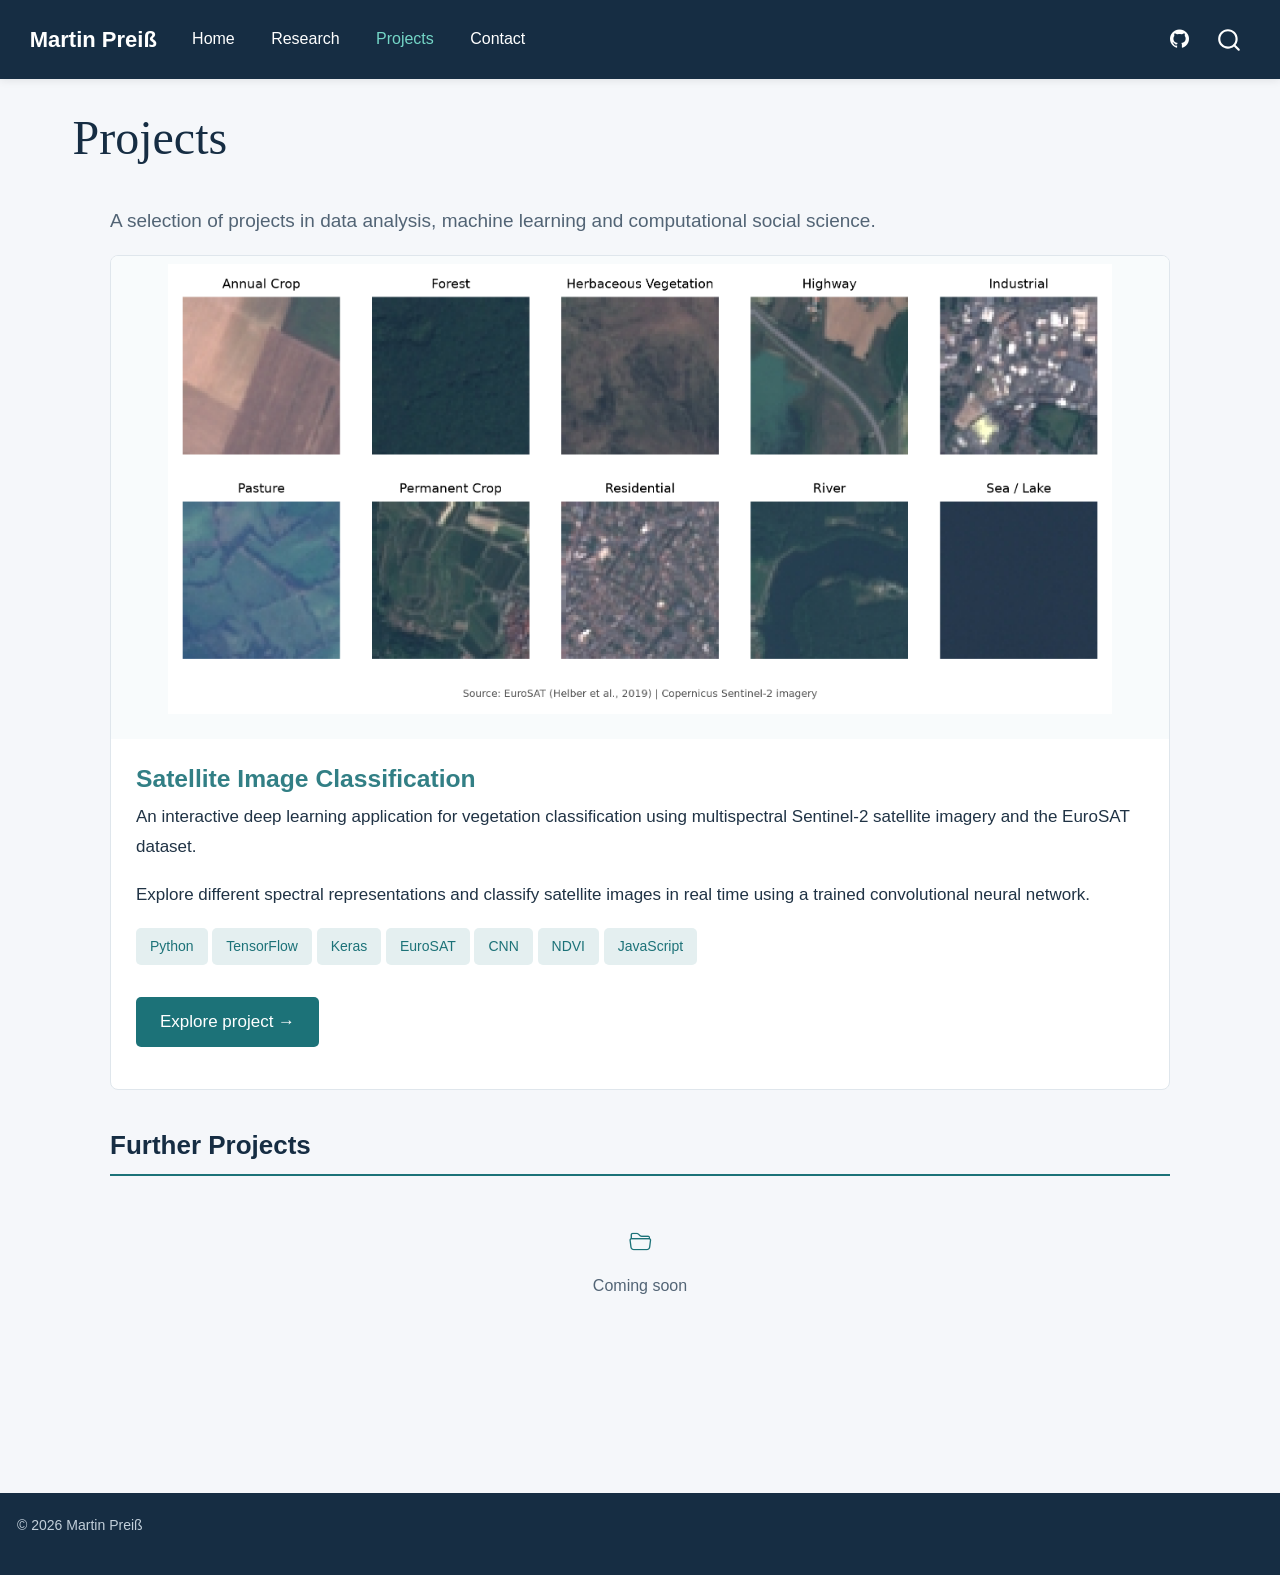
<file: docs/projects.html>
<!DOCTYPE html>
<html xmlns="http://www.w3.org/1999/xhtml" lang="en" xml:lang="en"><head>

<meta charset="utf-8">
<meta name="generator" content="quarto-1.10.19">

<meta name="viewport" content="width=device-width, initial-scale=1.0, user-scalable=yes">


<title>Projects – Martin Preiß</title>
<style>
/* Default styles provided by pandoc.
** See https://pandoc.org/MANUAL.html#variables-for-html for config info.
*/
span.smallcaps{font-variant: small-caps;}
div.columns{display: flex; gap: 1.5em;}
div.column{flex: auto;}
@media screen {
div.columns{gap: min(4vw, 1.5em);}
div.column{overflow-x: auto;}
}
div.hanging-indent{margin-left: 1.5em; text-indent: -1.5em;}
ul.task-list{list-style: none;}
ul.task-list li input[type="checkbox"] {
  width: 0.8em;
  margin: 0 0.8em 0.2em -1em; /* quarto-specific, see https://github.com/quarto-dev/quarto-cli/issues/4556 */ 
  vertical-align: middle;
}
</style>


<script src="site_libs/quarto-nav/quarto-nav.js"></script>
<script src="site_libs/quarto-nav/headroom.min.js"></script>
<script src="site_libs/clipboard/clipboard.min.js"></script>
<script src="site_libs/quarto-search/autocomplete.umd.js"></script>
<script src="site_libs/quarto-search/fuse.min.js"></script>
<script src="site_libs/quarto-search/quarto-search.js"></script>
<meta name="quarto:offset" content="./">
<script src="site_libs/quarto-html/quarto.js" type="module"></script>
<script src="site_libs/quarto-html/tabsets/tabsets.js" type="module"></script>
<script src="site_libs/quarto-html/popper.min.js"></script>
<script src="site_libs/quarto-html/tippy.umd.min.js"></script>
<script src="site_libs/quarto-html/anchor.min.js"></script>
<link href="site_libs/quarto-html/tippy.css" rel="stylesheet">
<link href="site_libs/quarto-html/quarto-syntax-highlighting-bf27225e3a48a9273f3daa8f8e829971.css" rel="stylesheet" id="quarto-text-highlighting-styles">
<script src="site_libs/bootstrap/bootstrap.min.js"></script>
<link href="site_libs/bootstrap/bootstrap-icons.css" rel="stylesheet">
<link href="site_libs/bootstrap/bootstrap-7bc10183a92ada6fd2bdff773df45498.min.css" rel="stylesheet" append-hash="true" id="quarto-bootstrap" data-mode="light">
<script id="quarto-search-options" type="application/json">{
  "location": "navbar",
  "copy-button": false,
  "collapse-after": 3,
  "panel-placement": "end",
  "type": "overlay",
  "limit": 50,
  "keyboard-shortcut": [
    "f",
    "/",
    "s"
  ],
  "show-item-context": false,
  "language": {
    "search-no-results-text": "No results",
    "search-matching-documents-text": "matching documents",
    "search-copy-link-title": "Copy link to search",
    "search-hide-matches-text": "Hide additional matches",
    "search-more-match-text": "more match in this document",
    "search-more-matches-text": "more matches in this document",
    "search-clear-button-title": "Clear",
    "search-text-placeholder": "",
    "search-detached-cancel-button-title": "Cancel",
    "search-submit-button-title": "Submit",
    "search-label": "Search"
  }
}</script>


<link rel="stylesheet" href="styles.css">
</head>

<body class="nav-fixed quarto-light">

<div id="quarto-search-results"></div>
  <header id="quarto-header" class="headroom fixed-top">
    <nav class="navbar navbar-expand-lg " data-bs-theme="dark">
      <div class="navbar-container container-fluid">
      <div class="navbar-brand-container mx-auto">
    <a class="navbar-brand" href="./index.html">
    <span class="navbar-title">Martin Preiß</span>
    </a>
  </div>
            <div id="quarto-search" class="" title="Search"></div>
          <button class="navbar-toggler" type="button" data-bs-toggle="collapse" data-bs-target="#navbarCollapse" aria-controls="navbarCollapse" role="menu" aria-expanded="false" aria-label="Toggle navigation" onclick="if (window.quartoToggleHeadroom) { window.quartoToggleHeadroom(); }">
  <span class="navbar-toggler-icon"></span>
</button>
          <div class="collapse navbar-collapse" id="navbarCollapse">
            <ul class="navbar-nav navbar-nav-scroll me-auto">
  <li class="nav-item">
    <a class="nav-link" href="./index.html"> 
<span class="menu-text">Home</span></a>
  </li>  
  <li class="nav-item">
    <a class="nav-link" href="./research.html"> 
<span class="menu-text">Research</span></a>
  </li>  
  <li class="nav-item">
    <a class="nav-link active" href="./projects.html" aria-current="page"> 
<span class="menu-text">Projects</span></a>
  </li>  
  <li class="nav-item">
    <a class="nav-link" href="./contact.html"> 
<span class="menu-text">Contact</span></a>
  </li>  
</ul>
            <ul class="navbar-nav navbar-nav-scroll ms-auto">
  <li class="nav-item compact">
    <a class="nav-link" href="https://github.com/preiss-martin"> <i class="bi bi-github" role="img">
</i> 
<span class="menu-text"></span></a>
  </li>  
</ul>
          </div> <!-- /navcollapse -->
            <div class="quarto-navbar-tools">
</div>
      </div> <!-- /container-fluid -->
    </nav>
</header>
<!-- content -->
<div id="quarto-content" class="quarto-container page-columns page-rows-contents page-layout-full page-navbar">
<!-- sidebar -->
<!-- margin-sidebar -->
    
<!-- main -->
<main class="content column-page" id="quarto-document-content">

<header id="title-block-header" class="quarto-title-block default">
<div class="quarto-title">
<h1 class="title">Projects</h1>
</div>



<div class="quarto-title-meta column-page">

    
  
    
  </div>
  


</header>


<div class="homepage projects-page">
<p class="intro">
A selection of projects in data analysis, machine learning and computational social science.
</p>
<div class="portfolio-grid">
<div class="portfolio-card">
<div class="portfolio-cover">
<p><img src="files/satellite-cover.jpg" alt="Sentinel-2 satellite imagery"></p>
</div>
<div class="portfolio-content">
<h3 class="anchored">
Satellite Image Classification
</h3>
<p>
An interactive deep learning application for vegetation classification using multispectral Sentinel-2 satellite imagery and the EuroSAT dataset.
</p>
<p>
Explore different spectral representations and classify satellite images in real time using a trained convolutional neural network.
</p>
<div class="skills-list">
<p><span class="skill-tag">Python</span> <span class="skill-tag">TensorFlow</span> <span class="skill-tag">Keras</span> <span class="skill-tag">EuroSAT</span> <span class="skill-tag">CNN</span> <span class="skill-tag">NDVI</span> <span class="skill-tag">JavaScript</span></p>
</div>
<p><a class="profile-button" href="satellite-classifier.html"> Explore project → </a></p>
</div>
</div>
</div>
<h2 class="anchored">
Further Projects
</h2>
<div class="coming-soon">
<i class="bi bi-folder2-open"></i>
<p>
Coming soon
</p>
</div>
</div>



</main> <!-- /main -->
<script id="quarto-html-after-body" type="application/javascript">
  window.document.addEventListener("DOMContentLoaded", function (event) {
    const icon = "";
    const anchorJS = new window.AnchorJS();
    anchorJS.options = {
      placement: 'right',
      icon: icon
    };
    anchorJS.add('.anchored');
    const isCodeAnnotation = (el) => {
      for (const clz of el.classList) {
        if (clz.startsWith('code-annotation-')) {                     
          return true;
        }
      }
      return false;
    }
    const onCopySuccess = function(e) {
      // button target
      const button = e.trigger;
      // don't keep focus
      button.blur();
      // flash "checked"
      button.classList.add('code-copy-button-checked');
      var currentTitle = button.getAttribute("title");
      button.setAttribute("title", "Copied!");
      let tooltip;
      if (window.bootstrap) {
        button.setAttribute("data-bs-toggle", "tooltip");
        button.setAttribute("data-bs-placement", "left");
        button.setAttribute("data-bs-title", "Copied!");
        tooltip = new bootstrap.Tooltip(button, 
          { trigger: "manual", 
            customClass: "code-copy-button-tooltip",
            offset: [0, -8]});
        tooltip.show();    
      }
      setTimeout(function() {
        if (tooltip) {
          tooltip.hide();
          button.removeAttribute("data-bs-title");
          button.removeAttribute("data-bs-toggle");
          button.removeAttribute("data-bs-placement");
        }
        button.setAttribute("title", currentTitle);
        button.classList.remove('code-copy-button-checked');
      }, 1000);
      // clear code selection
      e.clearSelection();
    }
    const getTextToCopy = function(trigger) {
      const outerScaffold = trigger.parentElement.cloneNode(true);
      const codeEl = outerScaffold.querySelector('code');
      for (const childEl of codeEl.children) {
        if (isCodeAnnotation(childEl)) {
          childEl.remove();
        }
      }
      return codeEl.innerText;
    }
    const clipboard = new window.ClipboardJS('.code-copy-button:not([data-in-quarto-modal])', {
      text: getTextToCopy
    });
    clipboard.on('success', onCopySuccess);
    if (window.document.getElementById('quarto-embedded-source-code-modal')) {
      const clipboardModal = new window.ClipboardJS('.code-copy-button[data-in-quarto-modal]', {
        text: getTextToCopy,
        container: window.document.getElementById('quarto-embedded-source-code-modal')
      });
      clipboardModal.on('success', onCopySuccess);
    }
      var localhostRegex = new RegExp(/^(?:http|https):\/\/localhost\:?[0-9]*\//);
      var mailtoRegex = new RegExp(/^mailto:/);
        var filterRegex = new RegExp("https:\/\/preiss-martin\.github\.io");
      var isInternal = (href) => {
          return filterRegex.test(href) || localhostRegex.test(href) || mailtoRegex.test(href);
      }
      // Inspect non-navigation links and adorn them if external
     var links = window.document.querySelectorAll('a[href]:not(.nav-link):not(.navbar-brand):not(.toc-action):not(.sidebar-link):not(.sidebar-item-toggle):not(.pagination-link):not(.no-external):not([aria-hidden]):not(.dropdown-item):not(.quarto-navigation-tool):not(.about-link)');
      for (var i=0; i<links.length; i++) {
        const link = links[i];
        if (!isInternal(link.href)) {
          // undo the damage that might have been done by quarto-nav.js in the case of
          // links that we want to consider external
          if (link.dataset.originalHref !== undefined) {
            link.href = link.dataset.originalHref;
          }
        }
      }
    function tippyHover(el, contentFn, onTriggerFn, onUntriggerFn) {
      const config = {
        allowHTML: true,
        maxWidth: 500,
        delay: 100,
        arrow: false,
        appendTo: function(el) {
            return el.parentElement;
        },
        interactive: true,
        interactiveBorder: 10,
        theme: 'quarto',
        placement: 'bottom-start',
      };
      if (contentFn) {
        config.content = contentFn;
      }
      if (onTriggerFn) {
        config.onTrigger = onTriggerFn;
      }
      if (onUntriggerFn) {
        config.onUntrigger = onUntriggerFn;
      }
      window.tippy(el, config); 
    }
    const noterefs = window.document.querySelectorAll('a[role="doc-noteref"]');
    for (var i=0; i<noterefs.length; i++) {
      const ref = noterefs[i];
      tippyHover(ref, function() {
        // use id or data attribute instead here
        let href = ref.getAttribute('data-footnote-href') || ref.getAttribute('href');
        try { href = new URL(href).hash; } catch {}
        const id = href.replace(/^#\/?/, "");
        const note = window.document.getElementById(id);
        if (note) {
          return note.innerHTML;
        } else {
          return "";
        }
      });
    }
    const xrefs = window.document.querySelectorAll('a.quarto-xref');
    const processXRef = (id, note) => {
      // Strip column container classes
      const stripColumnClz = (el) => {
        el.classList.remove("page-full", "page-columns");
        if (el.children) {
          for (const child of el.children) {
            stripColumnClz(child);
          }
        }
      }
      stripColumnClz(note)
      if (id === null || id.startsWith('sec-')) {
        // Special case sections, only their first couple elements
        const container = document.createElement("div");
        if (note.children && note.children.length > 2) {
          container.appendChild(note.children[0].cloneNode(true));
          for (let i = 1; i < note.children.length; i++) {
            const child = note.children[i];
            if (child.tagName === "P" && child.innerText === "") {
              continue;
            } else {
              container.appendChild(child.cloneNode(true));
              break;
            }
          }
          if (window.Quarto?.typesetMath) {
            window.Quarto.typesetMath(container);
          }
          return container.innerHTML
        } else {
          if (window.Quarto?.typesetMath) {
            window.Quarto.typesetMath(note);
          }
          return note.innerHTML;
        }
      } else {
        // Remove any anchor links if they are present
        const anchorLink = note.querySelector('a.anchorjs-link');
        if (anchorLink) {
          anchorLink.remove();
        }
        if (window.Quarto?.typesetMath) {
          window.Quarto.typesetMath(note);
        }
        if (note.classList.contains("callout")) {
          return note.outerHTML;
        } else {
          return note.innerHTML;
        }
      }
    }
    for (var i=0; i<xrefs.length; i++) {
      const xref = xrefs[i];
      tippyHover(xref, undefined, function(instance) {
        instance.disable();
        let url = xref.getAttribute('href');
        let hash = undefined; 
        if (url.startsWith('#')) {
          hash = url;
        } else {
          try { hash = new URL(url).hash; } catch {}
        }
        if (hash) {
          const id = hash.replace(/^#\/?/, "");
          const note = window.document.getElementById(id);
          if (note !== null) {
            try {
              const html = processXRef(id, note.cloneNode(true));
              instance.setContent(html);
            } finally {
              instance.enable();
              instance.show();
            }
          } else {
            // See if we can fetch this
            fetch(url.split('#')[0])
            .then(res => res.text())
            .then(html => {
              const parser = new DOMParser();
              const htmlDoc = parser.parseFromString(html, "text/html");
              const note = htmlDoc.getElementById(id);
              if (note !== null) {
                const html = processXRef(id, note);
                instance.setContent(html);
              } 
            }).finally(() => {
              instance.enable();
              instance.show();
            });
          }
        } else {
          // See if we can fetch a full url (with no hash to target)
          // This is a special case and we should probably do some content thinning / targeting
          fetch(url)
          .then(res => res.text())
          .then(html => {
            const parser = new DOMParser();
            const htmlDoc = parser.parseFromString(html, "text/html");
            const note = htmlDoc.querySelector('main.content');
            if (note !== null) {
              // This should only happen for chapter cross references
              // (since there is no id in the URL)
              // remove the first header
              if (note.children.length > 0 && note.children[0].tagName === "HEADER") {
                note.children[0].remove();
              }
              const html = processXRef(null, note);
              instance.setContent(html);
            } 
          }).finally(() => {
            instance.enable();
            instance.show();
          });
        }
      }, function(instance) {
      });
    }
        let selectedAnnoteEl;
        const selectorForAnnotation = ( cell, annotation) => {
          let cellAttr = 'data-code-cell="' + cell + '"';
          let lineAttr = 'data-code-annotation="' +  annotation + '"';
          const selector = 'span[' + cellAttr + '][' + lineAttr + ']';
          return selector;
        }
        const selectCodeLines = (annoteEl) => {
          const doc = window.document;
          const targetCell = annoteEl.getAttribute("data-target-cell");
          const targetAnnotation = annoteEl.getAttribute("data-target-annotation");
          const annoteSpan = window.document.querySelector(selectorForAnnotation(targetCell, targetAnnotation));
          const lines = annoteSpan.getAttribute("data-code-lines").split(",");
          const lineIds = lines.map((line) => {
            return targetCell + "-" + line;
          })
          let top = null;
          let height = null;
          let parent = null;
          if (lineIds.length > 0) {
              //compute the position of the single el (top and bottom and make a div)
              const el = window.document.getElementById(lineIds[0]);
              top = el.offsetTop;
              height = el.offsetHeight;
              parent = el.parentElement.parentElement;
            if (lineIds.length > 1) {
              const lastEl = window.document.getElementById(lineIds[lineIds.length - 1]);
              const bottom = lastEl.offsetTop + lastEl.offsetHeight;
              height = bottom - top;
            }
            if (top !== null && height !== null && parent !== null) {
              // cook up a div (if necessary) and position it 
              let div = window.document.getElementById("code-annotation-line-highlight");
              if (div === null) {
                div = window.document.createElement("div");
                div.setAttribute("id", "code-annotation-line-highlight");
                div.style.position = 'absolute';
                parent.appendChild(div);
              }
              div.style.top = top - 2 + "px";
              div.style.height = height + 4 + "px";
              div.style.left = 0;
              let gutterDiv = window.document.getElementById("code-annotation-line-highlight-gutter");
              if (gutterDiv === null) {
                gutterDiv = window.document.createElement("div");
                gutterDiv.setAttribute("id", "code-annotation-line-highlight-gutter");
                gutterDiv.style.position = 'absolute';
                const codeCell = window.document.getElementById(targetCell);
                const gutter = codeCell.querySelector('.code-annotation-gutter');
                gutter.appendChild(gutterDiv);
              }
              gutterDiv.style.top = top - 2 + "px";
              gutterDiv.style.height = height + 4 + "px";
            }
            selectedAnnoteEl = annoteEl;
          }
        };
        const unselectCodeLines = () => {
          const elementsIds = ["code-annotation-line-highlight", "code-annotation-line-highlight-gutter"];
          elementsIds.forEach((elId) => {
            const div = window.document.getElementById(elId);
            if (div) {
              div.remove();
            }
          });
          selectedAnnoteEl = undefined;
        };
          // Handle positioning of the toggle
      window.addEventListener(
        "resize",
        throttle(() => {
          elRect = undefined;
          if (selectedAnnoteEl) {
            selectCodeLines(selectedAnnoteEl);
          }
        }, 10)
      );
      function throttle(fn, ms) {
      let throttle = false;
      let timer;
        return (...args) => {
          if(!throttle) { // first call gets through
              fn.apply(this, args);
              throttle = true;
          } else { // all the others get throttled
              if(timer) clearTimeout(timer); // cancel #2
              timer = setTimeout(() => {
                fn.apply(this, args);
                timer = throttle = false;
              }, ms);
          }
        };
      }
        // Attach click handler to the DT
        const annoteDls = window.document.querySelectorAll('dt[data-target-cell]');
        for (const annoteDlNode of annoteDls) {
          annoteDlNode.addEventListener('click', (event) => {
            const clickedEl = event.target;
            if (clickedEl !== selectedAnnoteEl) {
              unselectCodeLines();
              const activeEl = window.document.querySelector('dt[data-target-cell].code-annotation-active');
              if (activeEl) {
                activeEl.classList.remove('code-annotation-active');
              }
              selectCodeLines(clickedEl);
              clickedEl.classList.add('code-annotation-active');
            } else {
              // Unselect the line
              unselectCodeLines();
              clickedEl.classList.remove('code-annotation-active');
            }
          });
        }
    const findCites = (el) => {
      const parentEl = el.parentElement;
      if (parentEl) {
        const cites = parentEl.dataset.cites;
        if (cites) {
          return {
            el,
            cites: cites.split(' ')
          };
        } else {
          return findCites(el.parentElement)
        }
      } else {
        return undefined;
      }
    };
    var bibliorefs = window.document.querySelectorAll('a[role="doc-biblioref"]');
    for (var i=0; i<bibliorefs.length; i++) {
      const ref = bibliorefs[i];
      const citeInfo = findCites(ref);
      if (citeInfo) {
        tippyHover(citeInfo.el, function() {
          var popup = window.document.createElement('div');
          citeInfo.cites.forEach(function(cite) {
            var citeDiv = window.document.createElement('div');
            citeDiv.classList.add('hanging-indent');
            citeDiv.classList.add('csl-entry');
            var biblioDiv = window.document.getElementById('ref-' + cite);
            if (biblioDiv) {
              citeDiv.innerHTML = biblioDiv.innerHTML;
            }
            popup.appendChild(citeDiv);
          });
          return popup.innerHTML;
        });
      }
    }
  });
  </script>
</div> <!-- /content -->
<footer class="footer">
  <div class="nav-footer">
    <div class="nav-footer-left">
<p>© 2026 Martin Preiß</p>
</div>   
    <div class="nav-footer-center">
      &nbsp;
    </div>
    <div class="nav-footer-right">
      &nbsp;
    </div>
  </div>
</footer>




</body></html>
</file>
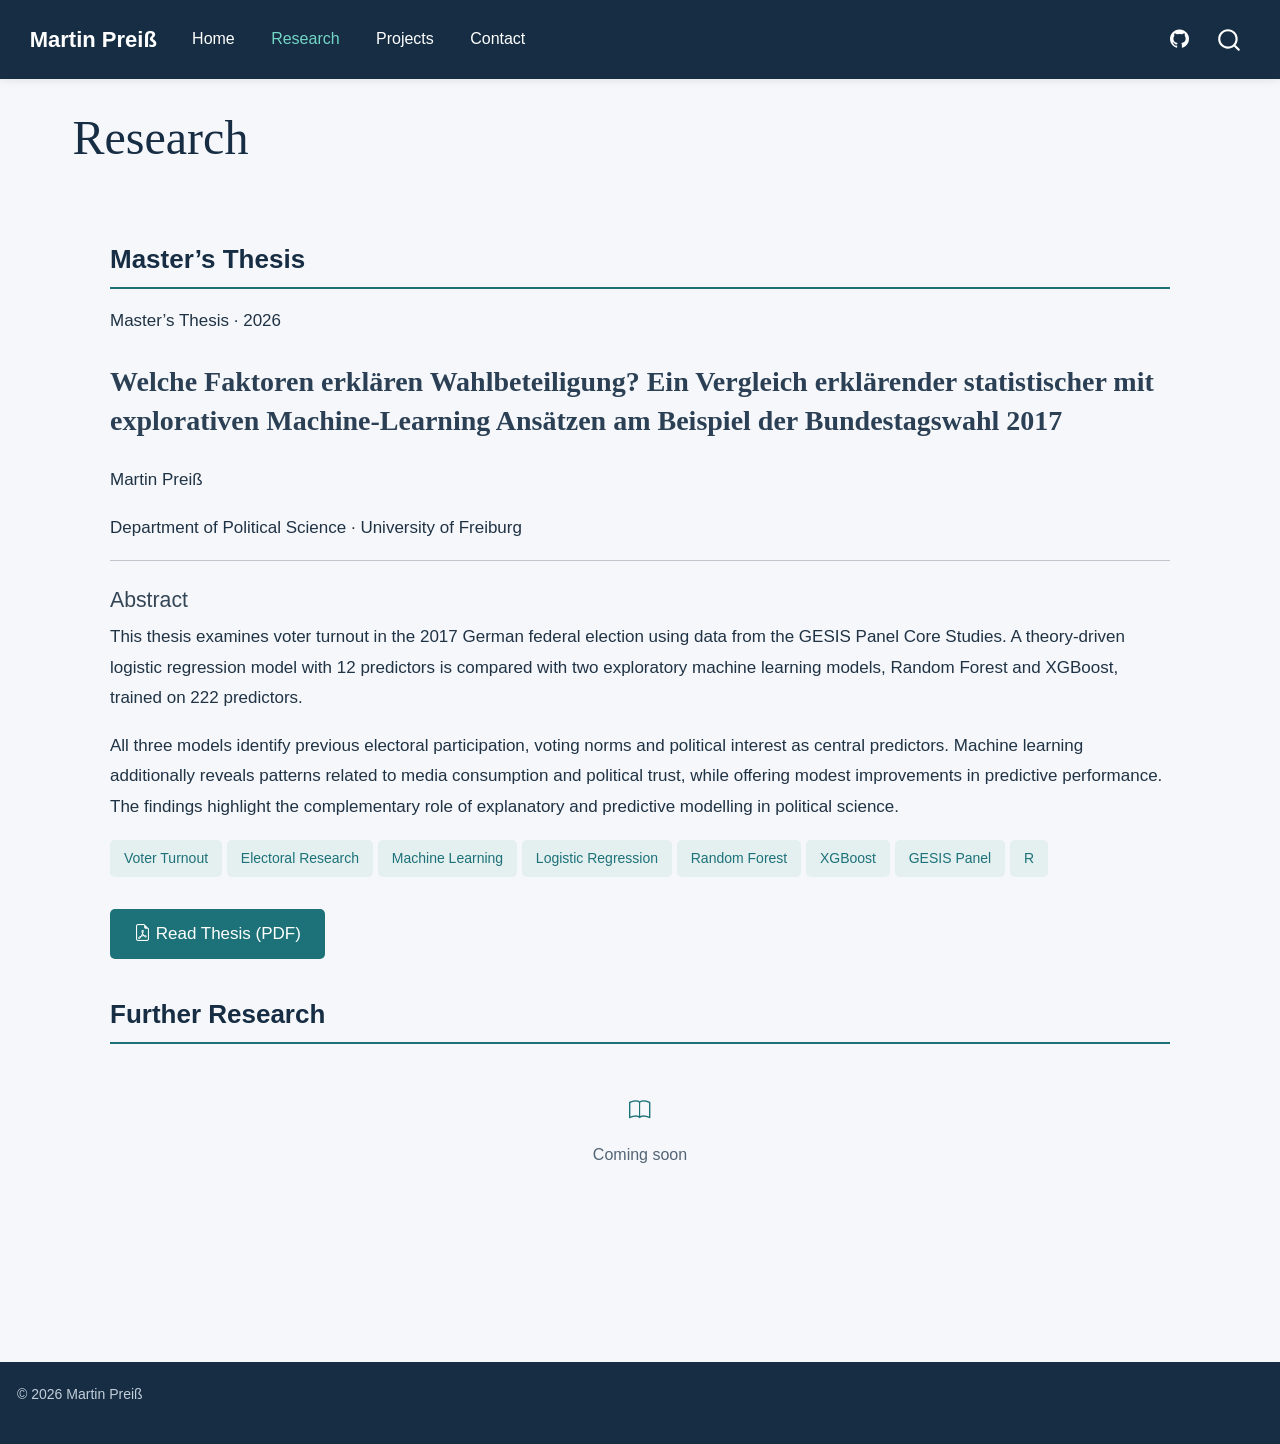
<file: docs/research.html>
<!DOCTYPE html>
<html xmlns="http://www.w3.org/1999/xhtml" lang="en" xml:lang="en"><head>

<meta charset="utf-8">
<meta name="generator" content="quarto-1.10.19">

<meta name="viewport" content="width=device-width, initial-scale=1.0, user-scalable=yes">


<title>Research – Martin Preiß</title>
<style>
/* Default styles provided by pandoc.
** See https://pandoc.org/MANUAL.html#variables-for-html for config info.
*/
span.smallcaps{font-variant: small-caps;}
div.columns{display: flex; gap: 1.5em;}
div.column{flex: auto;}
@media screen {
div.columns{gap: min(4vw, 1.5em);}
div.column{overflow-x: auto;}
}
div.hanging-indent{margin-left: 1.5em; text-indent: -1.5em;}
ul.task-list{list-style: none;}
ul.task-list li input[type="checkbox"] {
  width: 0.8em;
  margin: 0 0.8em 0.2em -1em; /* quarto-specific, see https://github.com/quarto-dev/quarto-cli/issues/4556 */ 
  vertical-align: middle;
}
</style>


<script src="site_libs/quarto-nav/quarto-nav.js"></script>
<script src="site_libs/quarto-nav/headroom.min.js"></script>
<script src="site_libs/clipboard/clipboard.min.js"></script>
<script src="site_libs/quarto-search/autocomplete.umd.js"></script>
<script src="site_libs/quarto-search/fuse.min.js"></script>
<script src="site_libs/quarto-search/quarto-search.js"></script>
<meta name="quarto:offset" content="./">
<script src="site_libs/quarto-html/quarto.js" type="module"></script>
<script src="site_libs/quarto-html/tabsets/tabsets.js" type="module"></script>
<script src="site_libs/quarto-html/popper.min.js"></script>
<script src="site_libs/quarto-html/tippy.umd.min.js"></script>
<script src="site_libs/quarto-html/anchor.min.js"></script>
<link href="site_libs/quarto-html/tippy.css" rel="stylesheet">
<link href="site_libs/quarto-html/quarto-syntax-highlighting-bf27225e3a48a9273f3daa8f8e829971.css" rel="stylesheet" id="quarto-text-highlighting-styles">
<script src="site_libs/bootstrap/bootstrap.min.js"></script>
<link href="site_libs/bootstrap/bootstrap-icons.css" rel="stylesheet">
<link href="site_libs/bootstrap/bootstrap-7bc10183a92ada6fd2bdff773df45498.min.css" rel="stylesheet" append-hash="true" id="quarto-bootstrap" data-mode="light">
<script id="quarto-search-options" type="application/json">{
  "location": "navbar",
  "copy-button": false,
  "collapse-after": 3,
  "panel-placement": "end",
  "type": "overlay",
  "limit": 50,
  "keyboard-shortcut": [
    "f",
    "/",
    "s"
  ],
  "show-item-context": false,
  "language": {
    "search-no-results-text": "No results",
    "search-matching-documents-text": "matching documents",
    "search-copy-link-title": "Copy link to search",
    "search-hide-matches-text": "Hide additional matches",
    "search-more-match-text": "more match in this document",
    "search-more-matches-text": "more matches in this document",
    "search-clear-button-title": "Clear",
    "search-text-placeholder": "",
    "search-detached-cancel-button-title": "Cancel",
    "search-submit-button-title": "Submit",
    "search-label": "Search"
  }
}</script>


<link rel="stylesheet" href="styles.css">
</head>

<body class="nav-fixed quarto-light">

<div id="quarto-search-results"></div>
  <header id="quarto-header" class="headroom fixed-top">
    <nav class="navbar navbar-expand-lg " data-bs-theme="dark">
      <div class="navbar-container container-fluid">
      <div class="navbar-brand-container mx-auto">
    <a class="navbar-brand" href="./index.html">
    <span class="navbar-title">Martin Preiß</span>
    </a>
  </div>
            <div id="quarto-search" class="" title="Search"></div>
          <button class="navbar-toggler" type="button" data-bs-toggle="collapse" data-bs-target="#navbarCollapse" aria-controls="navbarCollapse" role="menu" aria-expanded="false" aria-label="Toggle navigation" onclick="if (window.quartoToggleHeadroom) { window.quartoToggleHeadroom(); }">
  <span class="navbar-toggler-icon"></span>
</button>
          <div class="collapse navbar-collapse" id="navbarCollapse">
            <ul class="navbar-nav navbar-nav-scroll me-auto">
  <li class="nav-item">
    <a class="nav-link" href="./index.html"> 
<span class="menu-text">Home</span></a>
  </li>  
  <li class="nav-item">
    <a class="nav-link active" href="./research.html" aria-current="page"> 
<span class="menu-text">Research</span></a>
  </li>  
  <li class="nav-item">
    <a class="nav-link" href="./projects.html"> 
<span class="menu-text">Projects</span></a>
  </li>  
  <li class="nav-item">
    <a class="nav-link" href="./contact.html"> 
<span class="menu-text">Contact</span></a>
  </li>  
</ul>
            <ul class="navbar-nav navbar-nav-scroll ms-auto">
  <li class="nav-item compact">
    <a class="nav-link" href="https://github.com/preiss-martin"> <i class="bi bi-github" role="img">
</i> 
<span class="menu-text"></span></a>
  </li>  
</ul>
          </div> <!-- /navcollapse -->
            <div class="quarto-navbar-tools">
</div>
      </div> <!-- /container-fluid -->
    </nav>
</header>
<!-- content -->
<div id="quarto-content" class="quarto-container page-columns page-rows-contents page-layout-full page-navbar">
<!-- sidebar -->
<!-- margin-sidebar -->
    
<!-- main -->
<main class="content column-page" id="quarto-document-content">

<header id="title-block-header" class="quarto-title-block default">
<div class="quarto-title">
<h1 class="title">Research</h1>
</div>



<div class="quarto-title-meta column-page">

    
  
    
  </div>
  


</header>


<div class="homepage">
<h2 class="anchored">
Master’s Thesis
</h2>
<div class="publication-card">
<div class="publication-type">
<p>Master’s Thesis · 2026</p>
</div>
<h3 class="publication-title anchored">
Welche Faktoren erklären Wahlbeteiligung? Ein Vergleich erklärender statistischer mit explorativen Machine-Learning Ansätzen am Beispiel der Bundestagswahl 2017
</h3>
<p class="publication-author">
Martin Preiß
</p>
<p class="publication-affiliation">
Department of Political Science · University of Freiburg
</p>
<hr>
<h4 class="anchored">
Abstract
</h4>
<p>
This thesis examines voter turnout in the 2017 German federal election using data from the GESIS Panel Core Studies. A theory-driven logistic regression model with 12 predictors is compared with two exploratory machine learning models, Random Forest and XGBoost, trained on 222 predictors.
</p>
<p>
All three models identify previous electoral participation, voting norms and political interest as central predictors. Machine learning additionally reveals patterns related to media consumption and political trust, while offering modest improvements in predictive performance. The findings highlight the complementary role of explanatory and predictive modelling in political science.
</p>
<div class="skills-list">
<p><span class="skill-tag">Voter Turnout</span> <span class="skill-tag">Electoral Research</span> <span class="skill-tag">Machine Learning</span> <span class="skill-tag">Logistic Regression</span> <span class="skill-tag">Random Forest</span> <span class="skill-tag">XGBoost</span> <span class="skill-tag">GESIS Panel</span> <span class="skill-tag">R</span></p>
</div>
<p><a class="profile-button" href="files/master-thesis.pdf" target="_blank" rel="noopener"> <i class="bi bi-file-earmark-pdf"></i> Read Thesis (PDF) </a></p>
</div>
<h2 class="anchored">
Further Research
</h2>
<div class="coming-soon">
<i class="bi bi-book"></i>
<p>
Coming soon
</p>
</div>
</div>


</main></div>


 <!-- /main -->
<script id="quarto-html-after-body" type="application/javascript">
  window.document.addEventListener("DOMContentLoaded", function (event) {
    const icon = "";
    const anchorJS = new window.AnchorJS();
    anchorJS.options = {
      placement: 'right',
      icon: icon
    };
    anchorJS.add('.anchored');
    const isCodeAnnotation = (el) => {
      for (const clz of el.classList) {
        if (clz.startsWith('code-annotation-')) {                     
          return true;
        }
      }
      return false;
    }
    const onCopySuccess = function(e) {
      // button target
      const button = e.trigger;
      // don't keep focus
      button.blur();
      // flash "checked"
      button.classList.add('code-copy-button-checked');
      var currentTitle = button.getAttribute("title");
      button.setAttribute("title", "Copied!");
      let tooltip;
      if (window.bootstrap) {
        button.setAttribute("data-bs-toggle", "tooltip");
        button.setAttribute("data-bs-placement", "left");
        button.setAttribute("data-bs-title", "Copied!");
        tooltip = new bootstrap.Tooltip(button, 
          { trigger: "manual", 
            customClass: "code-copy-button-tooltip",
            offset: [0, -8]});
        tooltip.show();    
      }
      setTimeout(function() {
        if (tooltip) {
          tooltip.hide();
          button.removeAttribute("data-bs-title");
          button.removeAttribute("data-bs-toggle");
          button.removeAttribute("data-bs-placement");
        }
        button.setAttribute("title", currentTitle);
        button.classList.remove('code-copy-button-checked');
      }, 1000);
      // clear code selection
      e.clearSelection();
    }
    const getTextToCopy = function(trigger) {
      const outerScaffold = trigger.parentElement.cloneNode(true);
      const codeEl = outerScaffold.querySelector('code');
      for (const childEl of codeEl.children) {
        if (isCodeAnnotation(childEl)) {
          childEl.remove();
        }
      }
      return codeEl.innerText;
    }
    const clipboard = new window.ClipboardJS('.code-copy-button:not([data-in-quarto-modal])', {
      text: getTextToCopy
    });
    clipboard.on('success', onCopySuccess);
    if (window.document.getElementById('quarto-embedded-source-code-modal')) {
      const clipboardModal = new window.ClipboardJS('.code-copy-button[data-in-quarto-modal]', {
        text: getTextToCopy,
        container: window.document.getElementById('quarto-embedded-source-code-modal')
      });
      clipboardModal.on('success', onCopySuccess);
    }
      var localhostRegex = new RegExp(/^(?:http|https):\/\/localhost\:?[0-9]*\//);
      var mailtoRegex = new RegExp(/^mailto:/);
        var filterRegex = new RegExp("https:\/\/preiss-martin\.github\.io");
      var isInternal = (href) => {
          return filterRegex.test(href) || localhostRegex.test(href) || mailtoRegex.test(href);
      }
      // Inspect non-navigation links and adorn them if external
     var links = window.document.querySelectorAll('a[href]:not(.nav-link):not(.navbar-brand):not(.toc-action):not(.sidebar-link):not(.sidebar-item-toggle):not(.pagination-link):not(.no-external):not([aria-hidden]):not(.dropdown-item):not(.quarto-navigation-tool):not(.about-link)');
      for (var i=0; i<links.length; i++) {
        const link = links[i];
        if (!isInternal(link.href)) {
          // undo the damage that might have been done by quarto-nav.js in the case of
          // links that we want to consider external
          if (link.dataset.originalHref !== undefined) {
            link.href = link.dataset.originalHref;
          }
        }
      }
    function tippyHover(el, contentFn, onTriggerFn, onUntriggerFn) {
      const config = {
        allowHTML: true,
        maxWidth: 500,
        delay: 100,
        arrow: false,
        appendTo: function(el) {
            return el.parentElement;
        },
        interactive: true,
        interactiveBorder: 10,
        theme: 'quarto',
        placement: 'bottom-start',
      };
      if (contentFn) {
        config.content = contentFn;
      }
      if (onTriggerFn) {
        config.onTrigger = onTriggerFn;
      }
      if (onUntriggerFn) {
        config.onUntrigger = onUntriggerFn;
      }
      window.tippy(el, config); 
    }
    const noterefs = window.document.querySelectorAll('a[role="doc-noteref"]');
    for (var i=0; i<noterefs.length; i++) {
      const ref = noterefs[i];
      tippyHover(ref, function() {
        // use id or data attribute instead here
        let href = ref.getAttribute('data-footnote-href') || ref.getAttribute('href');
        try { href = new URL(href).hash; } catch {}
        const id = href.replace(/^#\/?/, "");
        const note = window.document.getElementById(id);
        if (note) {
          return note.innerHTML;
        } else {
          return "";
        }
      });
    }
    const xrefs = window.document.querySelectorAll('a.quarto-xref');
    const processXRef = (id, note) => {
      // Strip column container classes
      const stripColumnClz = (el) => {
        el.classList.remove("page-full", "page-columns");
        if (el.children) {
          for (const child of el.children) {
            stripColumnClz(child);
          }
        }
      }
      stripColumnClz(note)
      if (id === null || id.startsWith('sec-')) {
        // Special case sections, only their first couple elements
        const container = document.createElement("div");
        if (note.children && note.children.length > 2) {
          container.appendChild(note.children[0].cloneNode(true));
          for (let i = 1; i < note.children.length; i++) {
            const child = note.children[i];
            if (child.tagName === "P" && child.innerText === "") {
              continue;
            } else {
              container.appendChild(child.cloneNode(true));
              break;
            }
          }
          if (window.Quarto?.typesetMath) {
            window.Quarto.typesetMath(container);
          }
          return container.innerHTML
        } else {
          if (window.Quarto?.typesetMath) {
            window.Quarto.typesetMath(note);
          }
          return note.innerHTML;
        }
      } else {
        // Remove any anchor links if they are present
        const anchorLink = note.querySelector('a.anchorjs-link');
        if (anchorLink) {
          anchorLink.remove();
        }
        if (window.Quarto?.typesetMath) {
          window.Quarto.typesetMath(note);
        }
        if (note.classList.contains("callout")) {
          return note.outerHTML;
        } else {
          return note.innerHTML;
        }
      }
    }
    for (var i=0; i<xrefs.length; i++) {
      const xref = xrefs[i];
      tippyHover(xref, undefined, function(instance) {
        instance.disable();
        let url = xref.getAttribute('href');
        let hash = undefined; 
        if (url.startsWith('#')) {
          hash = url;
        } else {
          try { hash = new URL(url).hash; } catch {}
        }
        if (hash) {
          const id = hash.replace(/^#\/?/, "");
          const note = window.document.getElementById(id);
          if (note !== null) {
            try {
              const html = processXRef(id, note.cloneNode(true));
              instance.setContent(html);
            } finally {
              instance.enable();
              instance.show();
            }
          } else {
            // See if we can fetch this
            fetch(url.split('#')[0])
            .then(res => res.text())
            .then(html => {
              const parser = new DOMParser();
              const htmlDoc = parser.parseFromString(html, "text/html");
              const note = htmlDoc.getElementById(id);
              if (note !== null) {
                const html = processXRef(id, note);
                instance.setContent(html);
              } 
            }).finally(() => {
              instance.enable();
              instance.show();
            });
          }
        } else {
          // See if we can fetch a full url (with no hash to target)
          // This is a special case and we should probably do some content thinning / targeting
          fetch(url)
          .then(res => res.text())
          .then(html => {
            const parser = new DOMParser();
            const htmlDoc = parser.parseFromString(html, "text/html");
            const note = htmlDoc.querySelector('main.content');
            if (note !== null) {
              // This should only happen for chapter cross references
              // (since there is no id in the URL)
              // remove the first header
              if (note.children.length > 0 && note.children[0].tagName === "HEADER") {
                note.children[0].remove();
              }
              const html = processXRef(null, note);
              instance.setContent(html);
            } 
          }).finally(() => {
            instance.enable();
            instance.show();
          });
        }
      }, function(instance) {
      });
    }
        let selectedAnnoteEl;
        const selectorForAnnotation = ( cell, annotation) => {
          let cellAttr = 'data-code-cell="' + cell + '"';
          let lineAttr = 'data-code-annotation="' +  annotation + '"';
          const selector = 'span[' + cellAttr + '][' + lineAttr + ']';
          return selector;
        }
        const selectCodeLines = (annoteEl) => {
          const doc = window.document;
          const targetCell = annoteEl.getAttribute("data-target-cell");
          const targetAnnotation = annoteEl.getAttribute("data-target-annotation");
          const annoteSpan = window.document.querySelector(selectorForAnnotation(targetCell, targetAnnotation));
          const lines = annoteSpan.getAttribute("data-code-lines").split(",");
          const lineIds = lines.map((line) => {
            return targetCell + "-" + line;
          })
          let top = null;
          let height = null;
          let parent = null;
          if (lineIds.length > 0) {
              //compute the position of the single el (top and bottom and make a div)
              const el = window.document.getElementById(lineIds[0]);
              top = el.offsetTop;
              height = el.offsetHeight;
              parent = el.parentElement.parentElement;
            if (lineIds.length > 1) {
              const lastEl = window.document.getElementById(lineIds[lineIds.length - 1]);
              const bottom = lastEl.offsetTop + lastEl.offsetHeight;
              height = bottom - top;
            }
            if (top !== null && height !== null && parent !== null) {
              // cook up a div (if necessary) and position it 
              let div = window.document.getElementById("code-annotation-line-highlight");
              if (div === null) {
                div = window.document.createElement("div");
                div.setAttribute("id", "code-annotation-line-highlight");
                div.style.position = 'absolute';
                parent.appendChild(div);
              }
              div.style.top = top - 2 + "px";
              div.style.height = height + 4 + "px";
              div.style.left = 0;
              let gutterDiv = window.document.getElementById("code-annotation-line-highlight-gutter");
              if (gutterDiv === null) {
                gutterDiv = window.document.createElement("div");
                gutterDiv.setAttribute("id", "code-annotation-line-highlight-gutter");
                gutterDiv.style.position = 'absolute';
                const codeCell = window.document.getElementById(targetCell);
                const gutter = codeCell.querySelector('.code-annotation-gutter');
                gutter.appendChild(gutterDiv);
              }
              gutterDiv.style.top = top - 2 + "px";
              gutterDiv.style.height = height + 4 + "px";
            }
            selectedAnnoteEl = annoteEl;
          }
        };
        const unselectCodeLines = () => {
          const elementsIds = ["code-annotation-line-highlight", "code-annotation-line-highlight-gutter"];
          elementsIds.forEach((elId) => {
            const div = window.document.getElementById(elId);
            if (div) {
              div.remove();
            }
          });
          selectedAnnoteEl = undefined;
        };
          // Handle positioning of the toggle
      window.addEventListener(
        "resize",
        throttle(() => {
          elRect = undefined;
          if (selectedAnnoteEl) {
            selectCodeLines(selectedAnnoteEl);
          }
        }, 10)
      );
      function throttle(fn, ms) {
      let throttle = false;
      let timer;
        return (...args) => {
          if(!throttle) { // first call gets through
              fn.apply(this, args);
              throttle = true;
          } else { // all the others get throttled
              if(timer) clearTimeout(timer); // cancel #2
              timer = setTimeout(() => {
                fn.apply(this, args);
                timer = throttle = false;
              }, ms);
          }
        };
      }
        // Attach click handler to the DT
        const annoteDls = window.document.querySelectorAll('dt[data-target-cell]');
        for (const annoteDlNode of annoteDls) {
          annoteDlNode.addEventListener('click', (event) => {
            const clickedEl = event.target;
            if (clickedEl !== selectedAnnoteEl) {
              unselectCodeLines();
              const activeEl = window.document.querySelector('dt[data-target-cell].code-annotation-active');
              if (activeEl) {
                activeEl.classList.remove('code-annotation-active');
              }
              selectCodeLines(clickedEl);
              clickedEl.classList.add('code-annotation-active');
            } else {
              // Unselect the line
              unselectCodeLines();
              clickedEl.classList.remove('code-annotation-active');
            }
          });
        }
    const findCites = (el) => {
      const parentEl = el.parentElement;
      if (parentEl) {
        const cites = parentEl.dataset.cites;
        if (cites) {
          return {
            el,
            cites: cites.split(' ')
          };
        } else {
          return findCites(el.parentElement)
        }
      } else {
        return undefined;
      }
    };
    var bibliorefs = window.document.querySelectorAll('a[role="doc-biblioref"]');
    for (var i=0; i<bibliorefs.length; i++) {
      const ref = bibliorefs[i];
      const citeInfo = findCites(ref);
      if (citeInfo) {
        tippyHover(citeInfo.el, function() {
          var popup = window.document.createElement('div');
          citeInfo.cites.forEach(function(cite) {
            var citeDiv = window.document.createElement('div');
            citeDiv.classList.add('hanging-indent');
            citeDiv.classList.add('csl-entry');
            var biblioDiv = window.document.getElementById('ref-' + cite);
            if (biblioDiv) {
              citeDiv.innerHTML = biblioDiv.innerHTML;
            }
            popup.appendChild(citeDiv);
          });
          return popup.innerHTML;
        });
      }
    }
  });
  </script>
 <!-- /content -->
<footer class="footer">
  <div class="nav-footer">
    <div class="nav-footer-left">
<p>© 2026 Martin Preiß</p>
</div>   
    <div class="nav-footer-center">
      &nbsp;
    </div>
    <div class="nav-footer-right">
      &nbsp;
    </div>
  </div>
</footer>




</body></html>
</file>
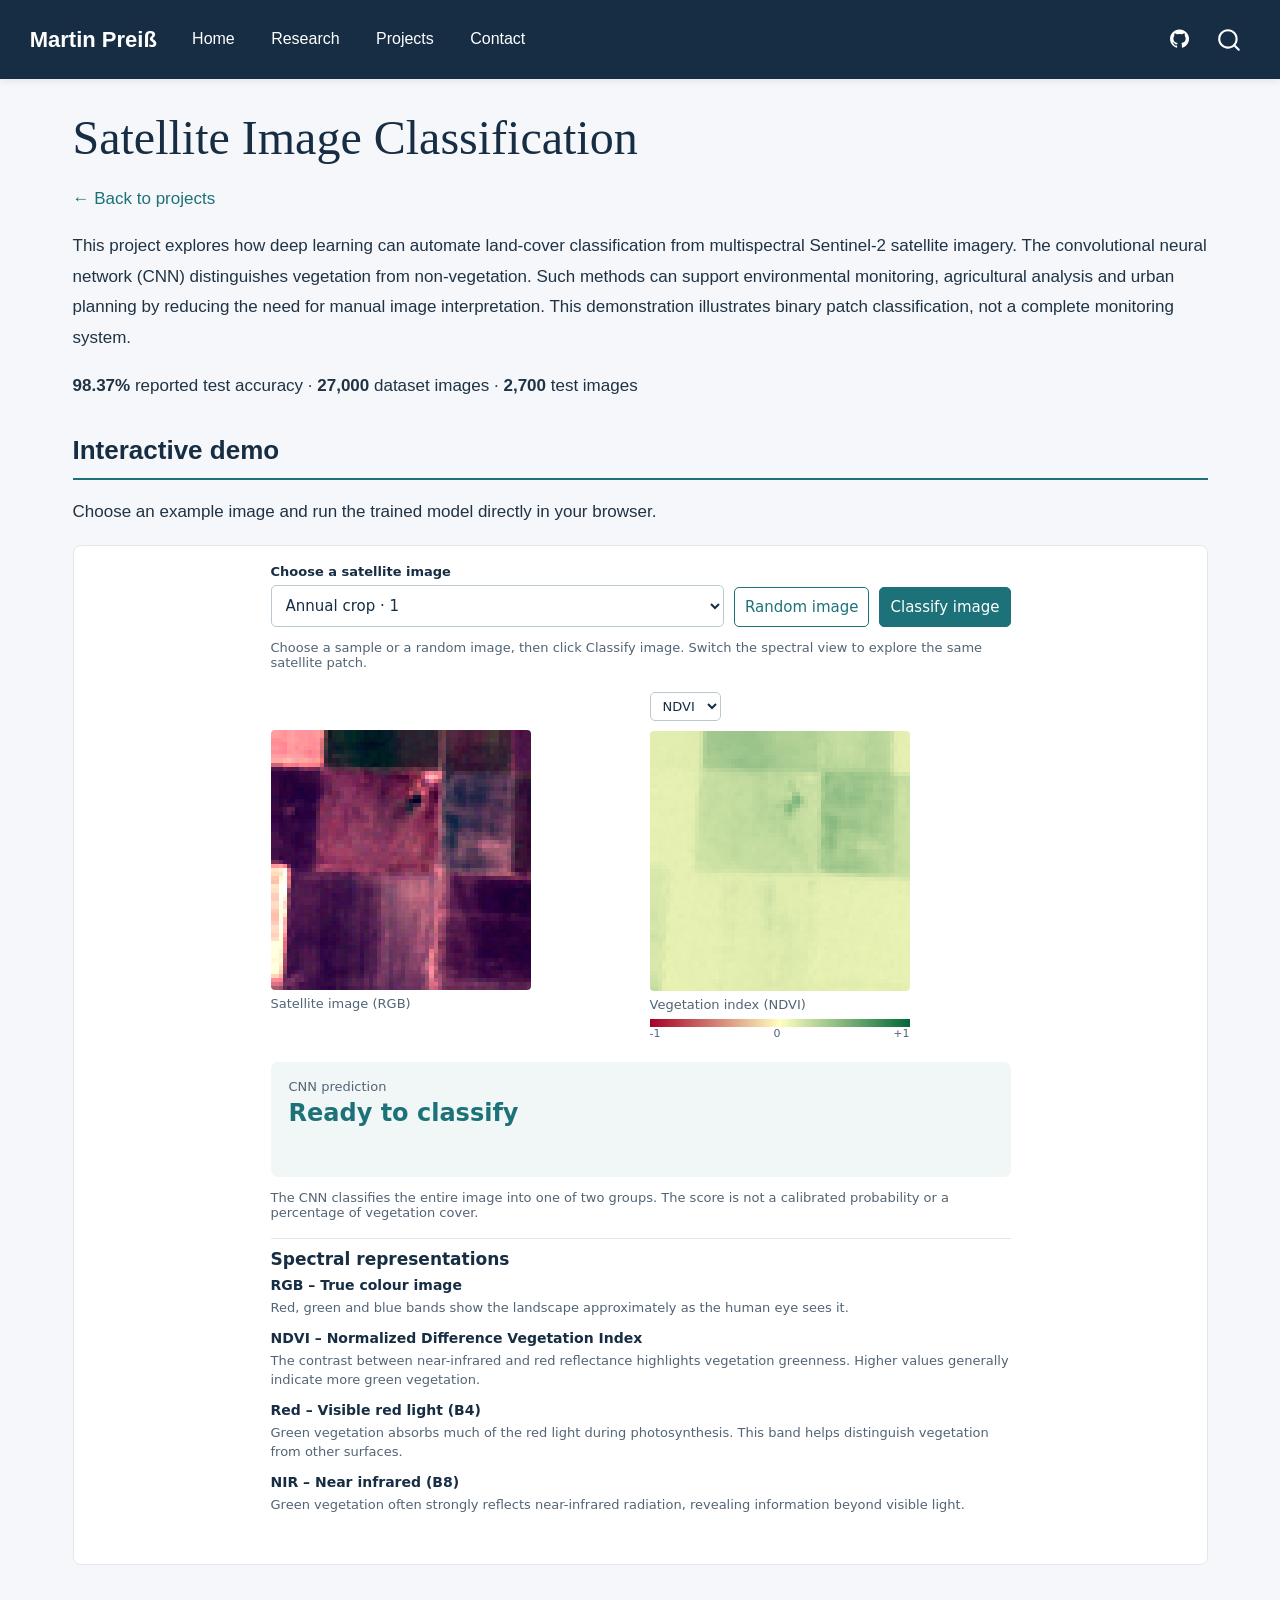
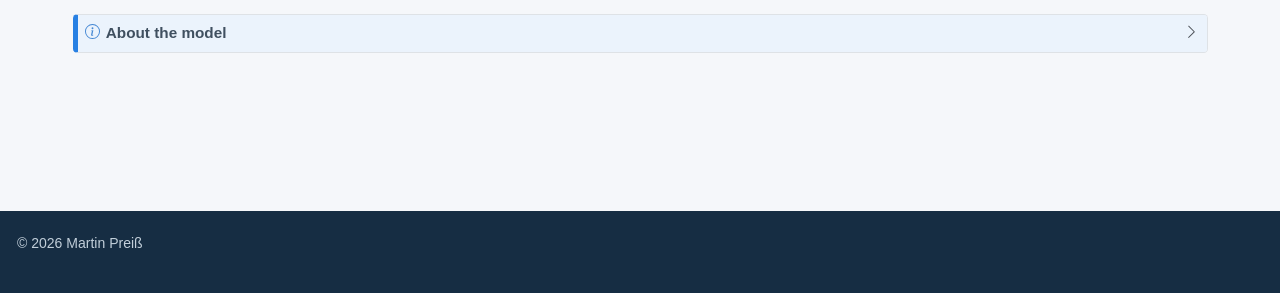
<file: docs/satellite-classifier.html>
<!DOCTYPE html>
<html xmlns="http://www.w3.org/1999/xhtml" lang="en" xml:lang="en"><head>

<meta charset="utf-8">
<meta name="generator" content="quarto-1.10.19">

<meta name="viewport" content="width=device-width, initial-scale=1.0, user-scalable=yes">


<title>Satellite Image Classification – Martin Preiß</title>
<style>
/* Default styles provided by pandoc.
** See https://pandoc.org/MANUAL.html#variables-for-html for config info.
*/
span.smallcaps{font-variant: small-caps;}
div.columns{display: flex; gap: 1.5em;}
div.column{flex: auto;}
@media screen {
div.columns{gap: min(4vw, 1.5em);}
div.column{overflow-x: auto;}
}
div.hanging-indent{margin-left: 1.5em; text-indent: -1.5em;}
ul.task-list{list-style: none;}
ul.task-list li input[type="checkbox"] {
  width: 0.8em;
  margin: 0 0.8em 0.2em -1em; /* quarto-specific, see https://github.com/quarto-dev/quarto-cli/issues/4556 */ 
  vertical-align: middle;
}
</style>


<script src="site_libs/quarto-nav/quarto-nav.js"></script>
<script src="site_libs/quarto-nav/headroom.min.js"></script>
<script src="site_libs/clipboard/clipboard.min.js"></script>
<script src="site_libs/quarto-search/autocomplete.umd.js"></script>
<script src="site_libs/quarto-search/fuse.min.js"></script>
<script src="site_libs/quarto-search/quarto-search.js"></script>
<meta name="quarto:offset" content="./">
<script src="site_libs/quarto-html/quarto.js" type="module"></script>
<script src="site_libs/quarto-html/tabsets/tabsets.js" type="module"></script>
<script src="site_libs/quarto-html/popper.min.js"></script>
<script src="site_libs/quarto-html/tippy.umd.min.js"></script>
<script src="site_libs/quarto-html/anchor.min.js"></script>
<link href="site_libs/quarto-html/tippy.css" rel="stylesheet">
<link href="site_libs/quarto-html/quarto-syntax-highlighting-bf27225e3a48a9273f3daa8f8e829971.css" rel="stylesheet" id="quarto-text-highlighting-styles">
<script src="site_libs/bootstrap/bootstrap.min.js"></script>
<link href="site_libs/bootstrap/bootstrap-icons.css" rel="stylesheet">
<link href="site_libs/bootstrap/bootstrap-7bc10183a92ada6fd2bdff773df45498.min.css" rel="stylesheet" append-hash="true" id="quarto-bootstrap" data-mode="light">
<script id="quarto-search-options" type="application/json">{
  "location": "navbar",
  "copy-button": false,
  "collapse-after": 3,
  "panel-placement": "end",
  "type": "overlay",
  "limit": 50,
  "keyboard-shortcut": [
    "f",
    "/",
    "s"
  ],
  "show-item-context": false,
  "language": {
    "search-no-results-text": "No results",
    "search-matching-documents-text": "matching documents",
    "search-copy-link-title": "Copy link to search",
    "search-hide-matches-text": "Hide additional matches",
    "search-more-match-text": "more match in this document",
    "search-more-matches-text": "more matches in this document",
    "search-clear-button-title": "Clear",
    "search-text-placeholder": "",
    "search-detached-cancel-button-title": "Cancel",
    "search-submit-button-title": "Submit",
    "search-label": "Search"
  }
}</script>


<link rel="stylesheet" href="styles.css">
</head>

<body class="nav-fixed quarto-light">

<div id="quarto-search-results"></div>
  <header id="quarto-header" class="headroom fixed-top">
    <nav class="navbar navbar-expand-lg " data-bs-theme="dark">
      <div class="navbar-container container-fluid">
      <div class="navbar-brand-container mx-auto">
    <a class="navbar-brand" href="./index.html">
    <span class="navbar-title">Martin Preiß</span>
    </a>
  </div>
            <div id="quarto-search" class="" title="Search"></div>
          <button class="navbar-toggler" type="button" data-bs-toggle="collapse" data-bs-target="#navbarCollapse" aria-controls="navbarCollapse" role="menu" aria-expanded="false" aria-label="Toggle navigation" onclick="if (window.quartoToggleHeadroom) { window.quartoToggleHeadroom(); }">
  <span class="navbar-toggler-icon"></span>
</button>
          <div class="collapse navbar-collapse" id="navbarCollapse">
            <ul class="navbar-nav navbar-nav-scroll me-auto">
  <li class="nav-item">
    <a class="nav-link" href="./index.html"> 
<span class="menu-text">Home</span></a>
  </li>  
  <li class="nav-item">
    <a class="nav-link" href="./research.html"> 
<span class="menu-text">Research</span></a>
  </li>  
  <li class="nav-item">
    <a class="nav-link" href="./projects.html"> 
<span class="menu-text">Projects</span></a>
  </li>  
  <li class="nav-item">
    <a class="nav-link" href="./contact.html"> 
<span class="menu-text">Contact</span></a>
  </li>  
</ul>
            <ul class="navbar-nav navbar-nav-scroll ms-auto">
  <li class="nav-item compact">
    <a class="nav-link" href="https://github.com/preiss-martin"> <i class="bi bi-github" role="img">
</i> 
<span class="menu-text"></span></a>
  </li>  
</ul>
          </div> <!-- /navcollapse -->
            <div class="quarto-navbar-tools">
</div>
      </div> <!-- /container-fluid -->
    </nav>
</header>
<!-- content -->
<div id="quarto-content" class="quarto-container page-columns page-rows-contents page-layout-full page-navbar">
<!-- sidebar -->
<!-- margin-sidebar -->
    
<!-- main -->
<main class="content column-page" id="quarto-document-content">

<header id="title-block-header" class="quarto-title-block default">
<div class="quarto-title">
<h1 class="title">Satellite Image Classification</h1>
</div>



<div class="quarto-title-meta column-page">

    
  
    
  </div>
  


</header>


<p><a href="./projects.html">← Back to projects</a></p>
<p>This project explores how deep learning can automate land-cover classification from multispectral Sentinel-2 satellite imagery. The convolutional neural network (CNN) distinguishes vegetation from non-vegetation. Such methods can support environmental monitoring, agricultural analysis and urban planning by reducing the need for manual image interpretation. This demonstration illustrates binary patch classification, not a complete monitoring system.</p>
<p><strong>98.37%</strong> reported test accuracy · <strong>27,000</strong> dataset images · <strong>2,700</strong> test images</p>
<section id="interactive-demo" class="level2">
<h2 class="anchored" data-anchor-id="interactive-demo">Interactive demo</h2>
<p>Choose an example image and run the trained model directly in your browser.</p>
<iframe src="files/satellite-demo/index.html" title="Interactive satellite image classifier" style="width:100%;height:1020px;border:1px solid #dfe6ec;border-radius:8px;background:#fff;"></iframe>
<div class="callout callout-style-default callout-note callout-titled">
<div class="callout-header d-flex align-content-center collapsed" data-bs-toggle="collapse" data-bs-target=".callout-1-contents" aria-controls="callout-1" aria-expanded="false" aria-label="Toggle callout">
<div class="callout-icon-container">
<i class="callout-icon"></i>
</div>
<div class="callout-title-container flex-fill">
<span class="screen-reader-only">Note</span>About the model
</div>
<div class="callout-btn-toggle d-inline-block border-0 py-1 ps-1 pe-0 float-end"><i class="callout-toggle"></i></div>
</div>
<div id="callout-1" class="callout-1-contents callout-collapse collapse">
<div class="callout-body-container callout-body">
<p>The CNN uses red, near-infrared and NDVI inputs from EuroSAT-MS. The reported accuracy comes from a random held-out test split and does not establish geographic generalisation. Demo images may overlap the training data. The model groups entire patches, rather than assigning a land-cover class to each pixel.</p>
<p>Dataset: <a href="https://github.com/phelber/EuroSAT">EuroSAT (Helber et al.)</a>.</p>
</div>
</div>
</div>


</section>

</main> <!-- /main -->
<script id="quarto-html-after-body" type="application/javascript">
  window.document.addEventListener("DOMContentLoaded", function (event) {
    const icon = "";
    const anchorJS = new window.AnchorJS();
    anchorJS.options = {
      placement: 'right',
      icon: icon
    };
    anchorJS.add('.anchored');
    const isCodeAnnotation = (el) => {
      for (const clz of el.classList) {
        if (clz.startsWith('code-annotation-')) {                     
          return true;
        }
      }
      return false;
    }
    const onCopySuccess = function(e) {
      // button target
      const button = e.trigger;
      // don't keep focus
      button.blur();
      // flash "checked"
      button.classList.add('code-copy-button-checked');
      var currentTitle = button.getAttribute("title");
      button.setAttribute("title", "Copied!");
      let tooltip;
      if (window.bootstrap) {
        button.setAttribute("data-bs-toggle", "tooltip");
        button.setAttribute("data-bs-placement", "left");
        button.setAttribute("data-bs-title", "Copied!");
        tooltip = new bootstrap.Tooltip(button, 
          { trigger: "manual", 
            customClass: "code-copy-button-tooltip",
            offset: [0, -8]});
        tooltip.show();    
      }
      setTimeout(function() {
        if (tooltip) {
          tooltip.hide();
          button.removeAttribute("data-bs-title");
          button.removeAttribute("data-bs-toggle");
          button.removeAttribute("data-bs-placement");
        }
        button.setAttribute("title", currentTitle);
        button.classList.remove('code-copy-button-checked');
      }, 1000);
      // clear code selection
      e.clearSelection();
    }
    const getTextToCopy = function(trigger) {
      const outerScaffold = trigger.parentElement.cloneNode(true);
      const codeEl = outerScaffold.querySelector('code');
      for (const childEl of codeEl.children) {
        if (isCodeAnnotation(childEl)) {
          childEl.remove();
        }
      }
      return codeEl.innerText;
    }
    const clipboard = new window.ClipboardJS('.code-copy-button:not([data-in-quarto-modal])', {
      text: getTextToCopy
    });
    clipboard.on('success', onCopySuccess);
    if (window.document.getElementById('quarto-embedded-source-code-modal')) {
      const clipboardModal = new window.ClipboardJS('.code-copy-button[data-in-quarto-modal]', {
        text: getTextToCopy,
        container: window.document.getElementById('quarto-embedded-source-code-modal')
      });
      clipboardModal.on('success', onCopySuccess);
    }
      var localhostRegex = new RegExp(/^(?:http|https):\/\/localhost\:?[0-9]*\//);
      var mailtoRegex = new RegExp(/^mailto:/);
        var filterRegex = new RegExp("https:\/\/preiss-martin\.github\.io");
      var isInternal = (href) => {
          return filterRegex.test(href) || localhostRegex.test(href) || mailtoRegex.test(href);
      }
      // Inspect non-navigation links and adorn them if external
     var links = window.document.querySelectorAll('a[href]:not(.nav-link):not(.navbar-brand):not(.toc-action):not(.sidebar-link):not(.sidebar-item-toggle):not(.pagination-link):not(.no-external):not([aria-hidden]):not(.dropdown-item):not(.quarto-navigation-tool):not(.about-link)');
      for (var i=0; i<links.length; i++) {
        const link = links[i];
        if (!isInternal(link.href)) {
          // undo the damage that might have been done by quarto-nav.js in the case of
          // links that we want to consider external
          if (link.dataset.originalHref !== undefined) {
            link.href = link.dataset.originalHref;
          }
        }
      }
    function tippyHover(el, contentFn, onTriggerFn, onUntriggerFn) {
      const config = {
        allowHTML: true,
        maxWidth: 500,
        delay: 100,
        arrow: false,
        appendTo: function(el) {
            return el.parentElement;
        },
        interactive: true,
        interactiveBorder: 10,
        theme: 'quarto',
        placement: 'bottom-start',
      };
      if (contentFn) {
        config.content = contentFn;
      }
      if (onTriggerFn) {
        config.onTrigger = onTriggerFn;
      }
      if (onUntriggerFn) {
        config.onUntrigger = onUntriggerFn;
      }
      window.tippy(el, config); 
    }
    const noterefs = window.document.querySelectorAll('a[role="doc-noteref"]');
    for (var i=0; i<noterefs.length; i++) {
      const ref = noterefs[i];
      tippyHover(ref, function() {
        // use id or data attribute instead here
        let href = ref.getAttribute('data-footnote-href') || ref.getAttribute('href');
        try { href = new URL(href).hash; } catch {}
        const id = href.replace(/^#\/?/, "");
        const note = window.document.getElementById(id);
        if (note) {
          return note.innerHTML;
        } else {
          return "";
        }
      });
    }
    const xrefs = window.document.querySelectorAll('a.quarto-xref');
    const processXRef = (id, note) => {
      // Strip column container classes
      const stripColumnClz = (el) => {
        el.classList.remove("page-full", "page-columns");
        if (el.children) {
          for (const child of el.children) {
            stripColumnClz(child);
          }
        }
      }
      stripColumnClz(note)
      if (id === null || id.startsWith('sec-')) {
        // Special case sections, only their first couple elements
        const container = document.createElement("div");
        if (note.children && note.children.length > 2) {
          container.appendChild(note.children[0].cloneNode(true));
          for (let i = 1; i < note.children.length; i++) {
            const child = note.children[i];
            if (child.tagName === "P" && child.innerText === "") {
              continue;
            } else {
              container.appendChild(child.cloneNode(true));
              break;
            }
          }
          if (window.Quarto?.typesetMath) {
            window.Quarto.typesetMath(container);
          }
          return container.innerHTML
        } else {
          if (window.Quarto?.typesetMath) {
            window.Quarto.typesetMath(note);
          }
          return note.innerHTML;
        }
      } else {
        // Remove any anchor links if they are present
        const anchorLink = note.querySelector('a.anchorjs-link');
        if (anchorLink) {
          anchorLink.remove();
        }
        if (window.Quarto?.typesetMath) {
          window.Quarto.typesetMath(note);
        }
        if (note.classList.contains("callout")) {
          return note.outerHTML;
        } else {
          return note.innerHTML;
        }
      }
    }
    for (var i=0; i<xrefs.length; i++) {
      const xref = xrefs[i];
      tippyHover(xref, undefined, function(instance) {
        instance.disable();
        let url = xref.getAttribute('href');
        let hash = undefined; 
        if (url.startsWith('#')) {
          hash = url;
        } else {
          try { hash = new URL(url).hash; } catch {}
        }
        if (hash) {
          const id = hash.replace(/^#\/?/, "");
          const note = window.document.getElementById(id);
          if (note !== null) {
            try {
              const html = processXRef(id, note.cloneNode(true));
              instance.setContent(html);
            } finally {
              instance.enable();
              instance.show();
            }
          } else {
            // See if we can fetch this
            fetch(url.split('#')[0])
            .then(res => res.text())
            .then(html => {
              const parser = new DOMParser();
              const htmlDoc = parser.parseFromString(html, "text/html");
              const note = htmlDoc.getElementById(id);
              if (note !== null) {
                const html = processXRef(id, note);
                instance.setContent(html);
              } 
            }).finally(() => {
              instance.enable();
              instance.show();
            });
          }
        } else {
          // See if we can fetch a full url (with no hash to target)
          // This is a special case and we should probably do some content thinning / targeting
          fetch(url)
          .then(res => res.text())
          .then(html => {
            const parser = new DOMParser();
            const htmlDoc = parser.parseFromString(html, "text/html");
            const note = htmlDoc.querySelector('main.content');
            if (note !== null) {
              // This should only happen for chapter cross references
              // (since there is no id in the URL)
              // remove the first header
              if (note.children.length > 0 && note.children[0].tagName === "HEADER") {
                note.children[0].remove();
              }
              const html = processXRef(null, note);
              instance.setContent(html);
            } 
          }).finally(() => {
            instance.enable();
            instance.show();
          });
        }
      }, function(instance) {
      });
    }
        let selectedAnnoteEl;
        const selectorForAnnotation = ( cell, annotation) => {
          let cellAttr = 'data-code-cell="' + cell + '"';
          let lineAttr = 'data-code-annotation="' +  annotation + '"';
          const selector = 'span[' + cellAttr + '][' + lineAttr + ']';
          return selector;
        }
        const selectCodeLines = (annoteEl) => {
          const doc = window.document;
          const targetCell = annoteEl.getAttribute("data-target-cell");
          const targetAnnotation = annoteEl.getAttribute("data-target-annotation");
          const annoteSpan = window.document.querySelector(selectorForAnnotation(targetCell, targetAnnotation));
          const lines = annoteSpan.getAttribute("data-code-lines").split(",");
          const lineIds = lines.map((line) => {
            return targetCell + "-" + line;
          })
          let top = null;
          let height = null;
          let parent = null;
          if (lineIds.length > 0) {
              //compute the position of the single el (top and bottom and make a div)
              const el = window.document.getElementById(lineIds[0]);
              top = el.offsetTop;
              height = el.offsetHeight;
              parent = el.parentElement.parentElement;
            if (lineIds.length > 1) {
              const lastEl = window.document.getElementById(lineIds[lineIds.length - 1]);
              const bottom = lastEl.offsetTop + lastEl.offsetHeight;
              height = bottom - top;
            }
            if (top !== null && height !== null && parent !== null) {
              // cook up a div (if necessary) and position it 
              let div = window.document.getElementById("code-annotation-line-highlight");
              if (div === null) {
                div = window.document.createElement("div");
                div.setAttribute("id", "code-annotation-line-highlight");
                div.style.position = 'absolute';
                parent.appendChild(div);
              }
              div.style.top = top - 2 + "px";
              div.style.height = height + 4 + "px";
              div.style.left = 0;
              let gutterDiv = window.document.getElementById("code-annotation-line-highlight-gutter");
              if (gutterDiv === null) {
                gutterDiv = window.document.createElement("div");
                gutterDiv.setAttribute("id", "code-annotation-line-highlight-gutter");
                gutterDiv.style.position = 'absolute';
                const codeCell = window.document.getElementById(targetCell);
                const gutter = codeCell.querySelector('.code-annotation-gutter');
                gutter.appendChild(gutterDiv);
              }
              gutterDiv.style.top = top - 2 + "px";
              gutterDiv.style.height = height + 4 + "px";
            }
            selectedAnnoteEl = annoteEl;
          }
        };
        const unselectCodeLines = () => {
          const elementsIds = ["code-annotation-line-highlight", "code-annotation-line-highlight-gutter"];
          elementsIds.forEach((elId) => {
            const div = window.document.getElementById(elId);
            if (div) {
              div.remove();
            }
          });
          selectedAnnoteEl = undefined;
        };
          // Handle positioning of the toggle
      window.addEventListener(
        "resize",
        throttle(() => {
          elRect = undefined;
          if (selectedAnnoteEl) {
            selectCodeLines(selectedAnnoteEl);
          }
        }, 10)
      );
      function throttle(fn, ms) {
      let throttle = false;
      let timer;
        return (...args) => {
          if(!throttle) { // first call gets through
              fn.apply(this, args);
              throttle = true;
          } else { // all the others get throttled
              if(timer) clearTimeout(timer); // cancel #2
              timer = setTimeout(() => {
                fn.apply(this, args);
                timer = throttle = false;
              }, ms);
          }
        };
      }
        // Attach click handler to the DT
        const annoteDls = window.document.querySelectorAll('dt[data-target-cell]');
        for (const annoteDlNode of annoteDls) {
          annoteDlNode.addEventListener('click', (event) => {
            const clickedEl = event.target;
            if (clickedEl !== selectedAnnoteEl) {
              unselectCodeLines();
              const activeEl = window.document.querySelector('dt[data-target-cell].code-annotation-active');
              if (activeEl) {
                activeEl.classList.remove('code-annotation-active');
              }
              selectCodeLines(clickedEl);
              clickedEl.classList.add('code-annotation-active');
            } else {
              // Unselect the line
              unselectCodeLines();
              clickedEl.classList.remove('code-annotation-active');
            }
          });
        }
    const findCites = (el) => {
      const parentEl = el.parentElement;
      if (parentEl) {
        const cites = parentEl.dataset.cites;
        if (cites) {
          return {
            el,
            cites: cites.split(' ')
          };
        } else {
          return findCites(el.parentElement)
        }
      } else {
        return undefined;
      }
    };
    var bibliorefs = window.document.querySelectorAll('a[role="doc-biblioref"]');
    for (var i=0; i<bibliorefs.length; i++) {
      const ref = bibliorefs[i];
      const citeInfo = findCites(ref);
      if (citeInfo) {
        tippyHover(citeInfo.el, function() {
          var popup = window.document.createElement('div');
          citeInfo.cites.forEach(function(cite) {
            var citeDiv = window.document.createElement('div');
            citeDiv.classList.add('hanging-indent');
            citeDiv.classList.add('csl-entry');
            var biblioDiv = window.document.getElementById('ref-' + cite);
            if (biblioDiv) {
              citeDiv.innerHTML = biblioDiv.innerHTML;
            }
            popup.appendChild(citeDiv);
          });
          return popup.innerHTML;
        });
      }
    }
  });
  </script>
</div> <!-- /content -->
<footer class="footer">
  <div class="nav-footer">
    <div class="nav-footer-left">
<p>© 2026 Martin Preiß</p>
</div>   
    <div class="nav-footer-center">
      &nbsp;
    </div>
    <div class="nav-footer-right">
      &nbsp;
    </div>
  </div>
</footer>




</body></html>
</file>
<file: docs/site_libs/quarto-html/tippy.css>
.tippy-box[data-animation=fade][data-state=hidden]{opacity:0}[data-tippy-root]{max-width:calc(100vw - 10px)}.tippy-box{position:relative;background-color:#333;color:#fff;border-radius:4px;font-size:14px;line-height:1.4;white-space:normal;outline:0;transition-property:transform,visibility,opacity}.tippy-box[data-placement^=top]>.tippy-arrow{bottom:0}.tippy-box[data-placement^=top]>.tippy-arrow:before{bottom:-7px;left:0;border-width:8px 8px 0;border-top-color:initial;transform-origin:center top}.tippy-box[data-placement^=bottom]>.tippy-arrow{top:0}.tippy-box[data-placement^=bottom]>.tippy-arrow:before{top:-7px;left:0;border-width:0 8px 8px;border-bottom-color:initial;transform-origin:center bottom}.tippy-box[data-placement^=left]>.tippy-arrow{right:0}.tippy-box[data-placement^=left]>.tippy-arrow:before{border-width:8px 0 8px 8px;border-left-color:initial;right:-7px;transform-origin:center left}.tippy-box[data-placement^=right]>.tippy-arrow{left:0}.tippy-box[data-placement^=right]>.tippy-arrow:before{left:-7px;border-width:8px 8px 8px 0;border-right-color:initial;transform-origin:center right}.tippy-box[data-inertia][data-state=visible]{transition-timing-function:cubic-bezier(.54,1.5,.38,1.11)}.tippy-arrow{width:16px;height:16px;color:#333}.tippy-arrow:before{content:"";position:absolute;border-color:transparent;border-style:solid}.tippy-content{position:relative;padding:5px 9px;z-index:1}
</file>
<file: docs/site_libs/quarto-html/quarto-syntax-highlighting-bf27225e3a48a9273f3daa8f8e829971.css>
/* quarto syntax highlight colors */
:root {
  --quarto-hl-ot-color: #003B4F;
  --quarto-hl-at-color: #657422;
  --quarto-hl-ss-color: #20794D;
  --quarto-hl-an-color: #5E5E5E;
  --quarto-hl-fu-color: #4758AB;
  --quarto-hl-st-color: #20794D;
  --quarto-hl-cf-color: #003B4F;
  --quarto-hl-op-color: #5E5E5E;
  --quarto-hl-er-color: #AD0000;
  --quarto-hl-bn-color: #AD0000;
  --quarto-hl-al-color: #AD0000;
  --quarto-hl-va-color: #111111;
  --quarto-hl-bu-color: inherit;
  --quarto-hl-ex-color: inherit;
  --quarto-hl-pp-color: #AD0000;
  --quarto-hl-in-color: #5E5E5E;
  --quarto-hl-vs-color: #20794D;
  --quarto-hl-wa-color: #5E5E5E;
  --quarto-hl-do-color: #5E5E5E;
  --quarto-hl-im-color: #00769E;
  --quarto-hl-ch-color: #20794D;
  --quarto-hl-dt-color: #AD0000;
  --quarto-hl-fl-color: #AD0000;
  --quarto-hl-co-color: #5E5E5E;
  --quarto-hl-cv-color: #5E5E5E;
  --quarto-hl-cn-color: #8f5902;
  --quarto-hl-sc-color: #5E5E5E;
  --quarto-hl-dv-color: #AD0000;
  --quarto-hl-kw-color: #003B4F;
}

/* other quarto variables */
:root {
  --quarto-font-monospace: SFMono-Regular, Menlo, Monaco, Consolas, "Liberation Mono", "Courier New", monospace;
}

/* syntax highlight based on Pandoc's rules */
pre > code.sourceCode > span {
  color: #003B4F;
}

code.sourceCode > span {
  color: #003B4F;
}

div.sourceCode,
div.sourceCode pre.sourceCode {
  color: #003B4F;
}

/* Normal */
code span {
  color: #003B4F;
}

/* Alert */
code span.al {
  color: #AD0000;
  font-style: inherit;
}

/* Annotation */
code span.an {
  color: #5E5E5E;
  font-style: inherit;
}

/* Attribute */
code span.at {
  color: #657422;
  font-style: inherit;
}

/* BaseN */
code span.bn {
  color: #AD0000;
  font-style: inherit;
}

/* BuiltIn */
code span.bu {
  font-style: inherit;
}

/* ControlFlow */
code span.cf {
  color: #003B4F;
  font-weight: bold;
  font-style: inherit;
}

/* Char */
code span.ch {
  color: #20794D;
  font-style: inherit;
}

/* Constant */
code span.cn {
  color: #8f5902;
  font-style: inherit;
}

/* Comment */
code span.co {
  color: #5E5E5E;
  font-style: inherit;
}

/* CommentVar */
code span.cv {
  color: #5E5E5E;
  font-style: italic;
}

/* Documentation */
code span.do {
  color: #5E5E5E;
  font-style: italic;
}

/* DataType */
code span.dt {
  color: #AD0000;
  font-style: inherit;
}

/* DecVal */
code span.dv {
  color: #AD0000;
  font-style: inherit;
}

/* Error */
code span.er {
  color: #AD0000;
  font-style: inherit;
}

/* Extension */
code span.ex {
  font-style: inherit;
}

/* Float */
code span.fl {
  color: #AD0000;
  font-style: inherit;
}

/* Function */
code span.fu {
  color: #4758AB;
  font-style: inherit;
}

/* Import */
code span.im {
  color: #00769E;
  font-style: inherit;
}

/* Information */
code span.in {
  color: #5E5E5E;
  font-style: inherit;
}

/* Keyword */
code span.kw {
  color: #003B4F;
  font-weight: bold;
  font-style: inherit;
}

/* Operator */
code span.op {
  color: #5E5E5E;
  font-style: inherit;
}

/* Other */
code span.ot {
  color: #003B4F;
  font-style: inherit;
}

/* Preprocessor */
code span.pp {
  color: #AD0000;
  font-style: inherit;
}

/* SpecialChar */
code span.sc {
  color: #5E5E5E;
  font-style: inherit;
}

/* SpecialString */
code span.ss {
  color: #20794D;
  font-style: inherit;
}

/* String */
code span.st {
  color: #20794D;
  font-style: inherit;
}

/* Variable */
code span.va {
  color: #111111;
  font-style: inherit;
}

/* VerbatimString */
code span.vs {
  color: #20794D;
  font-style: inherit;
}

/* Warning */
code span.wa {
  color: #5E5E5E;
  font-style: italic;
}

.prevent-inlining {
  content: "</";
}

/*# sourceMappingURL=8be38f48d34c45af72792cbd699585e7.css.map */
</file>
<file: docs/styles.css>
/* Colour palette */

:root {
    --navy: #162D43;
    --teal: #1C7278;
    --mint: #74D6C7;
    --background: #F5F7FA;
    --text: #203345;
    --muted: #526475;
}

/* General design */

body {
    font-family: "Inter", "Segoe UI", sans-serif;
    background-color: var(--background);
    color: var(--text);
    line-height: 1.8;
    font-size: 17px;
}

/* Navigation */

.navbar {
    background-color: var(--navy) !important;
    padding: 14px 25px;
    box-shadow: 0 2px 8px rgba(0,0,0,0.08);
}

.navbar-brand {
    font-size: 22px;
    font-weight: 600;
}

.navbar .nav-link {
    font-size: 16px;
    margin: 0 8px;
    color: white !important;
}

.navbar .nav-link:hover,
.navbar .nav-link.active {
    color: var(--mint) !important;
}

/* Headings */

h1 {
    font-family: Georgia, serif;
    font-size: 48px;
    font-weight: 500;
    color: var(--navy);
}

h2 {
    font-size: 26px;
    font-weight: 600;
    color: var(--navy);
    border-bottom: 2px solid var(--teal);
    padding-bottom: 12px;
    margin-top: 40px;
}

h3 {
    color: var(--teal);
    font-weight: 600;
}

/* Main content */

main.content {
    padding-top: 40px;
    padding-bottom: 60px;
}

/* Links */

a {
    color: var(--teal);
    text-decoration: none;
}

a:hover {
    text-decoration: underline;
}

/* Footer */

.nav-footer {
    background-color: var(--navy);
    color: #C2CFDA !important;
    padding: 20px;
}

.nav-footer a {
    color: white;
}


/* ==========================
   HOMEPAGE
   ========================== */

.homepage {
    max-width: 1100px;
    margin: 0 auto;
    padding: 20px;
}

/* Profile section */

.hero {
    display: grid;
    grid-template-columns: 2fr 1fr;
    align-items: center;
    gap: 65px;
    padding: 45px 0;
}

.eyebrow {
    color: var(--teal);
    font-size: 14px;
    font-weight: 600;
    text-transform: uppercase;
    letter-spacing: 2px;
}

.hero h1 {
    font-size: 64px;
    margin: 15px 0;
}

.accent-line {
    width: 65px;
    height: 4px;
    background-color: var(--teal);
    margin: 25px 0;
}

.intro {
    font-size: 19px;
    color: var(--muted);
    line-height: 1.8;
}

.profile-button {
    display: inline-block;
    background-color: var(--teal);
    color: white !important;
    padding: 10px 24px;
    border-radius: 5px;
    margin-top: 15px;
    transition: background-color 0.2s;
}

.profile-button:hover {
    background-color: var(--navy);
    text-decoration: none;
}

/* Profile photo */

.profile-placeholder {
    aspect-ratio: 3 / 4;
    max-width: 280px;
    width: 100%;
    margin: auto;
    background-color: #E0E8EC;
    color: #8499AA;
    border-radius: 8px;
    display: flex;
    align-items: center;
    justify-content: center;
}

.profile-photo {
    width: 100%;
    max-width: 280px;
    border-radius: 8px;
    object-fit: cover;
}

/* Research cards */

.research-grid {
    display: grid;
    grid-template-columns: repeat(2, 1fr);
    gap: 22px;
    margin-top: 30px;
}

.research-card {
    background: white;
    border: 1px solid #DFE6EC;
    border-top: 4px solid var(--teal);
    border-radius: 8px;
    padding: 25px;
    box-shadow: 0 3px 12px rgba(0,0,0,0.035);
    transition: transform 0.2s, box-shadow 0.2s;
}

.research-card:hover {
    transform: translateY(-4px);
    box-shadow: 0 8px 20px rgba(0,0,0,0.08);
}

.research-card h3 {
    font-size: 21px;
    color: var(--navy);
    margin-top: 0;
    margin-bottom: 12px;
}

.research-card p {
    color: var(--muted);
    font-size: 15px;
    margin-bottom: 0;
}

/* Mobile version */

@media (max-width: 768px) {
    .hero {
        grid-template-columns: 1fr;
        gap: 30px;
        padding: 20px 0;
    }

    .hero h1 {
        font-size: 44px;
    }

    .research-grid {
        grid-template-columns: 1fr;
    }

    .homepage {
        padding: 10px;
    }
}


/* Hide the automatic Quarto title */



/* Homepage without profile photo */

.hero {
    grid-template-columns: 1fr;
    gap: 0;
    padding: 60px 0 35px;
}

.hero-text {
    max-width: 850px;
}

.hero h1 {
    font-size: clamp(44px, 6vw, 72px);
}

.intro {
    max-width: 750px;
}


/* ==========================
   RESEARCH ICONS
   ========================== */

.research-icon {
    display: block;
    font-size: 28px;
    color: var(--teal);
    margin-bottom: 15px;
}


/* ==========================
   SELECTED PROJECTS
   ========================== */

.project-list {
    display: flex;
    flex-direction: column;
    gap: 18px;
    margin-top: 30px;
}

.project-card {
    display: flex;
    align-items: center;
    gap: 25px;
    background: white;
    padding: 25px;
    border: 1px solid #DFE6EC;
    border-radius: 8px;
    transition: box-shadow 0.2s;
}

.project-card:hover {
    box-shadow: 0 5px 20px rgba(0,0,0,0.07);
}

.project-icon {
    display: flex;
    align-items: center;
    justify-content: center;
    flex-shrink: 0;
    width: 100px;
    height: 100px;
    background-color: var(--navy);
    color: var(--mint);
    font-size: 38px;
    border-radius: 6px;
}

.project-description {
    flex: 1;
}

.project-description h3 {
    color: var(--navy);
    font-size: 21px;
    margin: 0 0 5px;
}

.project-meta {
    color: var(--teal);
    font-size: 13px;
    font-weight: 500;
}

.project-description p {
    color: var(--muted);
    font-size: 15px;
    margin: 10px 0 0;
}


/* ==========================
   METHODS AND TOOLS
   ========================== */

.skills-section {
    background-color: white;
    border: 1px solid #DFE6EC;
    border-radius: 8px;
    padding: 30px;
    margin-top: 30px;
}

.skills-section h3 {
    color: var(--navy);
    font-size: 18px;
    margin: 25px 0 12px;
}

.skills-section h3:first-child {
    margin-top: 0;
}

.skills-list {
    display: flex;
    flex-wrap: wrap;
    gap: 10px;
}

.skill-tag {
    display: inline-block;
    background-color: #E4EFF0;
    color: var(--teal);
    font-size: 14px;
    font-weight: 500;
    padding: 6px 14px;
    border-radius: 5px;
}


/* ==========================
   MOBILE LAYOUT
   ========================== */

@media (max-width: 768px) {
    .project-card {
        flex-direction: column;
        align-items: flex-start;
        gap: 18px;
    }

    .project-icon {
        width: 65px;
        height: 65px;
        font-size: 28px;
    }

    .skills-section {
        padding: 20px;
    }
}


.publication-title {
    font-family: Georgia, serif;
    color: var(--navy);
    font-size: 28px;
    font-weight: 700;
    line-height: 1.4;
    margin-bottom: 25px;
}


.coming-soon {
    text-align: center;
    padding: 30px 20px 35px;
}

.coming-soon i {
    display: block;
    font-size: 22px;
    color: var(--teal);
    margin-bottom: 10px;
}

.coming-soon p {
    font-size: 16px;
    color: var(--muted);
    margin: 0;
}


/* ==========================
   CURRICULUM VITAE
   ========================== */

.cv-header {
    display: flex;
    justify-content: space-between;
    align-items: center;
    flex-wrap: wrap;
    gap: 20px;
    margin-bottom: 40px;
}

.cv-header .intro {
    margin: 0;
}

.cv-header .profile-button {
    margin: 0;
}

.cv-icon {
    color: var(--teal);
    margin-right: 10px;
}

.cv-section {
    background: white;
    border: 1px solid #DFE6EC;
    border-radius: 8px;
    padding: 30px;
    margin-top: 25px;
    box-shadow: 0 3px 12px rgba(0,0,0,0.035);
}

.cv-entry {
    display: grid;
    grid-template-columns: 180px 1fr;
    gap: 25px;
    padding: 25px 0;
    border-bottom: 1px solid #DFE6EC;
}

.cv-entry:first-child {
    padding-top: 0;
}

.cv-entry:last-child {
    border-bottom: none;
    padding-bottom: 0;
}

.cv-date {
    color: var(--teal);
    font-weight: 600;
    font-size: 15px;
    padding-top: 3px;
}

.cv-details h3 {
    color: var(--navy);
    font-size: 22px;
    font-weight: 600;
    margin: 0 0 6px;
}

.cv-details p {
    font-size: 16px;
    color: var(--muted);
    line-height: 1.7;
    margin-bottom: 10px;
}

.cv-details .cv-institution {
    color: var(--teal);
    font-weight: 500;
    margin-bottom: 15px;
}

.language-row {
    display: flex;
    justify-content: space-between;
    padding: 12px 0;
    border-bottom: 1px solid #DFE6EC;
    color: var(--navy);
}

.language-row:last-child {
    border-bottom: none;
}

.language-row span {
    color: var(--muted);
}

@media (max-width: 768px) {
    .cv-entry {
        grid-template-columns: 1fr;
        gap: 8px;
    }

    .cv-section {
        padding: 20px;
    }

    .cv-details h3 {
        font-size: 20px;
    }
}


/* ==========================
   CONTACT
   ========================== */

.contact-card {
    max-width: 650px;
    margin: 40px auto;
    padding: 60px 30px;
    background: white;
    border: 1px solid #DFE6EC;
    border-radius: 8px;
    text-align: center;
    box-shadow: 0 4px 15px rgba(0,0,0,0.04);
}

.contact-icon {
    display: flex;
    align-items: center;
    justify-content: center;
    width: 80px;
    height: 80px;
    margin: 0 auto 25px;
    background: #E4EFF0;
    color: var(--teal);
    border-radius: 50%;
    font-size: 34px;
}

.contact-card h3 {
    font-family: Georgia, serif;
    font-size: 32px;
    font-weight: 500;
    color: var(--navy);
    margin-bottom: 15px;
}

.contact-card p {
    color: var(--muted);
}

.contact-email {
    display: inline-block;
    font-size: 18px;
    font-weight: 500;
    color: var(--teal);
    margin-top: 10px;
}


/* Contact page layout */

.contact-page {
    max-width: 800px;
    margin: 0 auto;
    padding: 40px 20px;
    text-align: center;
}

.contact-page h1 {
    margin: 0 0 20px;
    text-align: center;
}

.contact-line {
    width: 60px;
    height: 3px;
    background-color: var(--teal);
    margin: 0 auto 40px;
}

.contact-card {
    max-width: 480px;
    margin: 0 auto;
    padding: 35px 25px;
}

.contact-icon {
    width: 65px;
    height: 65px;
    font-size: 28px;
    margin: 0 auto 20px;
}

.contact-email {
    margin-top: 0;
    overflow-wrap: anywhere;
}


.contact-title {
    font-family: Georgia, serif;
    font-size: 48px;
    font-weight: 500;
    color: var(--navy);
    text-align: center;
    margin-bottom: 20px;
}

.contact-page {
    padding-top: 30px;
}


/* Projects page */

.projects-page .intro {
    max-width: none;
    width: 100%;
}

.projects-page .portfolio-grid {
    display: grid;
    grid-template-columns: 1fr;
    gap: 25px;
    margin-bottom: 40px;
}

.projects-page .portfolio-card {
    background: #ffffff;
    border: 1px solid #dfe6ec;
    border-radius: 8px;
    overflow: hidden;
}

.projects-page .portfolio-cover {
    width: 100%;
    background: #f8fbfc;
    padding: 8px;
    box-sizing: border-box;
}

.projects-page .portfolio-cover img {
    display: block;
    width: 100%;
    height: auto;
    max-height: 450px;
    object-fit: contain;
    margin: 0 auto;
}

.projects-page .portfolio-content {
    padding: 25px;
}

.projects-page .portfolio-content h3 {
    margin-top: 0;
}

/* Compact research cards */

.research-grid {
    gap: 16px;
}

.research-card {
    padding: 18px;
    min-height: 0;
}

.research-card h3 {
    font-size: 1.05rem;
    margin-top: 8px;
    margin-bottom: 8px;
}

.research-card p {
    font-size: 0.9rem;
    line-height: 1.5;
    margin-bottom: 0;
}

.research-icon {
    font-size: 1.6rem;
}

/* Full-width introduction */

.hero {
    display: block;
    width: 100%;
    max-width: none;
}

.hero-text {
    width: 100%;
    max-width: none;
}

.hero .intro {
    width: 100%;
    max-width: none;
    font-size: 1.05rem;
    line-height: 1.75;
    margin-bottom: 18px;
}
</file>
